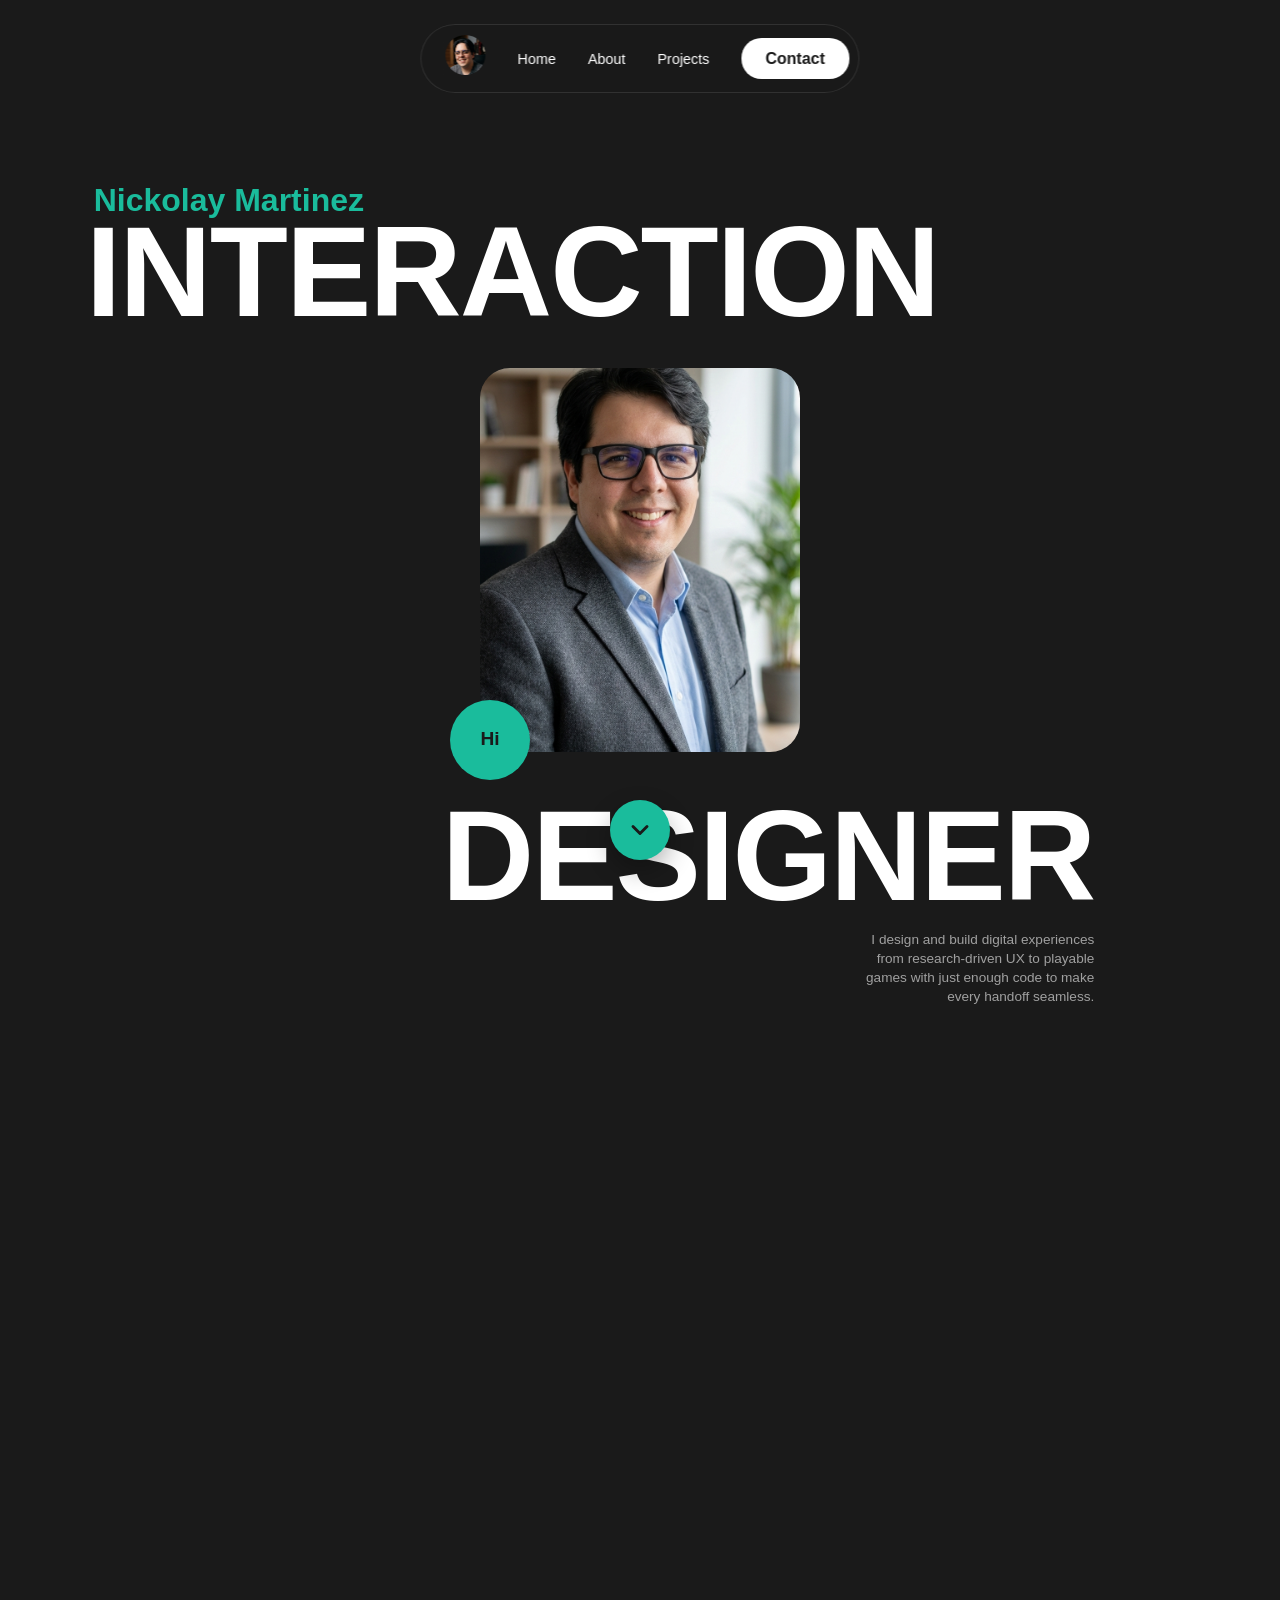
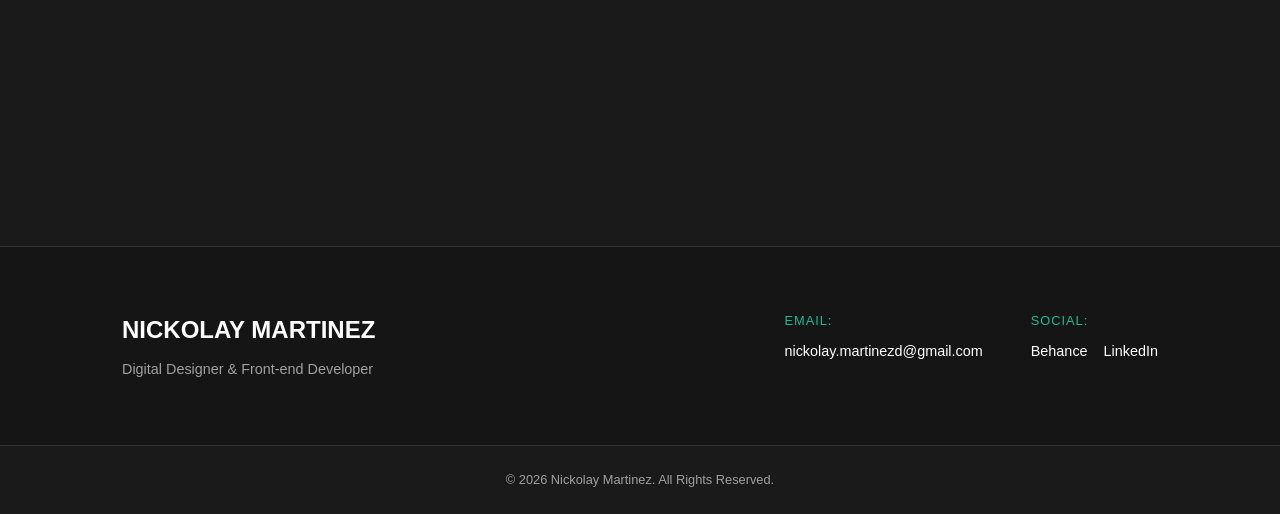
<file: index.html>
<!DOCTYPE html>
<html lang="en">
<head>
    <meta charset="UTF-8">
    <meta name="viewport" content="width=device-width, initial-scale=1.0">
    <title>Nickolay Martinez | Product & UI/UX Designer</title>
    
    <!-- Meta Tags para SEO y Redes Sociales -->
    <meta name="description" content="I design and build digital experiences — from research-driven UX to playable games — with just enough code to make every handoff seamless.">
    
    <!-- Open Graph (LinkedIn, Slack, etc.) -->
    <meta property="og:title" content="Nickolay Martinez | Digital Designer">
    <meta property="og:description" content="Bridging the gap between empathetic UX design and front-end development.">
    <!-- Reemplaza la URL con el link a una imagen real de tu portafolio -->
    <meta property="og:image" content="https://nickolaymd.github.io/Img/portfolio-preview.jpg"> 
    <meta property="og:url" content="https://nickolaymd.github.io/">
    
    <link rel="stylesheet" href="Css/style.css">
</head>
<body>

    <nav class="navbar">
        <div class="nav-brand">
            <img src="Img/profile-small.png" alt="Nickolay Profile" class="nav-profile-pic">
        </div>
        <ul class="nav-links">
            <li><a href="#home">Home</a></li>
            <li><a href="about.html">About</a></li>
            <li><a href="projects.html">Projects</a></li>
        </ul>
        <a href="#contact" class="btn-primary nav-contact">Contact</a>
    </nav>

    <header id="home" class="hero">
        <div class="hero-left">
            <div class="text-wrapper-left">
                <span class="name" style="line-height: 0.5; margin-left: 0.5rem;">Nickolay Martinez</span>
                <h1>INTERACTION</h1>
            </div>
        </div>
        
        <div class="hero-center">
            <div class="hero-image-container">
                <img src="Img/profile-large.png" alt="Nickolay Martinez" class="hero-img">
                <a href="#contact" class="hi-button">
                    <span>Hi</span>
                </a>
            </div>
        </div>

        <div class="hero-right">
            <div class="text-wrapper-right">
                <h1>DESIGNER</h1>
                <p>I design and build digital experiences from research-driven UX to playable games with just enough code to make every handoff seamless.</p>
            </div>
        </div>
    </header>

    <section id="project-overview" id="services" class="section-padding grid-2-col">
        <div class="services-text">
            <h2 style="margin-bottom: 0;">WHAT I CAN DO</h2>
            <h2 class="highlight" style="line-height: 0.5;">FOR YOU</h2>
            <p style="padding: 2rem 0;">As a digital designer, I am a visual storyteller, crafting experiences that connect deeply and spark creativity.</p>
        </div>
        <div class="accordion-container">
            <button class="accordion">1. UI/UX DESIGN <span class="icon">&#709;</span></button>
            <div class="panel">
                <ul class="service-list">
                    <li>User research and problem framing</li>
                    <li>Information architecture and user flows</li>
                    <li>Wireframing and interactive prototyping</li>
                    <li>Usability testing and design validation</li>
                </ul>
            </div>

            <button class="accordion">2. FRONT-END DEVELOPING <span class="icon">&#709;</span></button>
            <div class="panel">
                <ul class="service-list">
                    <li>Close collaboration with developers during implementation</li>
                    <li>Design handoff and component documentation</li>
                    <li>Prototyping with technical constraints in mind</li>
                    <li>QA support and UI consistency validation</li>
                </ul>
            </div>

            <button class="accordion">3. WEB DESIGN <span class="icon">&#709;</span></button>
            <div class="panel">
                <ul class="service-list">
                    <li>End-to-end product and website design</li>
                    <li>Responsive design across devices</li>
                    <li>Landing pages focused on clarity and conversion</li>
                    <li>Design systems and visual consistency</li>
                </ul>
            </div>

            <button class="accordion">4. BRANDING <span class="icon">&#709;</span></button>
            <div class="panel">
                <ul class="service-list">
                    <li>Brand strategy and logo design</li>
                    <li>Visual identity aligned with product goals</li>
                    <li>Typography and color systems</li>
                    <li>Brand consistency across digital touchpoints</li>
                    <li>UI-driven brand expression</li>
                </ul>
            </div>
        </div>
    </section>

    <section id="about" class="section-padding grid-2-col">
        <!-- Left Column: Text, Skills & Info -->
        <div class="about-content">
            <h2>ABOUT ME</h2>
            <p style="margin-bottom: 2rem;">UI/UX and Product Designer crafting user-centered digital experiences through research, collaboration, and thoughtful execution.</p>
            
            <!-- Simplified Stat Block -->
            <div class="stat-item" style="margin-bottom: 2rem;">
                <h3 style="font-size: 4.5rem; color: var(--accent-teal); line-height: 1; font-family: var(--font-heading); margin-bottom: 0;">2.5</h3>
                <p style="font-size: 0.9rem; text-transform: uppercase; letter-spacing: 1px; color: var(--text-light); margin-top: 5px;">Years of Experience</p>
            </div>

            <!-- NEW: Skills Cluster -->
            <div class="skills-cluster" style="margin-bottom: 2.5rem;">
                <span class="skill-tag">Front-End Development</span>
                <span class="skill-tag">React</span>
                <span class="skill-tag">Node.js</span>
                <span class="skill-tag">UI Design</span>
                <span class="skill-tag">UX Research</span>
                <span class="skill-tag">Figma</span>
                <span class="skill-tag">Design Thinking</span>
                <span class="skill-tag">Information Architecture</span>
                <span class="skill-tag">Usability Testing</span>
                <span class="skill-tag">GitHub</span>
                <span class="skill-tag">Unity</span>
                <span class="skill-tag">Level Design</span>
                <span class="skill-tag">Videogame Development</span>
            </div>

            <div class="contact-info" style="margin-bottom: 2.5rem;">
                <div>
                    <strong style="color: var(--text-muted); font-family: var(--font-heading); letter-spacing: 1px;">EMAIL :</strong><br>
                    <a href="mailto:nickolay.martinezd@gmail.com" style="color: var(--accent-teal); font-size: 1.1rem;">nickolay.martinezd@gmail.com</a>
                </div>
            </div>

            <a href="about.html" class="btn-outline">MY STORY</a>
        </div>

        <!-- Right Column: Image -->
        <div class="about-image" style="display: flex; align-items: center; justify-content: center;">
            <img src="Img/profile-large.png" alt="Nickolay Martinez" class="contact-img">
        </div>
    </section>

    <section id="projects" class="section-padding">
        <div class="projects-grid">
            <a href="./CaseStudies/6420+.html" class="project-card" style="background-image: url('Img/project1-bg.png');">
                <div class="project-info-block">
                    <span class="badge">UI / UX Design</span>
                    <h3>6402+ | INTERACTIVE MEMORIAL</h3>
                    <p>An interactive digital memorial using empathetic design and data visualization to respectfully honor victims.</p>
                </div>
            </a>

            <a href="./CaseStudies/G-66.html" class="project-card" style="background-image: url('Img/project2-bg.png');">
                <div class="project-info-block">
                    <span class="badge">Videogame Design</span>
                    <h3>ROUT G-66</h3>
                    <p>A choice-based pixel art horror game inspired by the chilling G-66 bus urban legend.</p>
                </div>
            </a>

            <!--
            <div class="project-card" style="background-image: url('Img/project3-bg.png');">
                <div class="project-info-block">
                    <span class="badge">UI / UX Design</span>
                    <h3>SHOPEASE REDESIGN SPRINT</h3>
                    <p>Redesigned the "ShopEase" e-commerce app to enhance user experience. Focused on simplifying navigation and optimizing the checkout process.</p>
                </div>
            </div> -->
        </div>
        
        <div class="center-btn">
            <a href="projects.html" class="btn-outline">BROWSE ALL PROJECTS</a>
        </div>
    </section>

    <section id="faq" class="section-padding grid-2-col">
        <div class="faq-text">
            <h2 class="highlight">FAQ</h2>
            <p>Here are answers to some of the most common questions I receive as a freelance designer. If you don't see your question here, feel free to reach out, I'm happy to help!</p>
        </div>
        <div class="accordion-container">
            <button class="accordion">1. WHAT SERVICES DO YOU OFFER? <span class="icon">&#709;</span></button>
            <div class="panel">
                <p style="padding: 2rem 0;">I specialize in UI/UX design, branding, web design, and development. Whether you need a complete website, a visual identity, or design consultation, I'm here to help bring your ideas to life.</p>
            </div>
            
            <button class="accordion">2. HOW DOES THE DESIGN PROCESS WORK? <span class="icon">&#709;</span></button>
            <div class="panel">
                <p style="padding: 2rem 0;">My process begins with discovery and planning, where I understand your goals and audience. Then, I move on to concept creation, revisions based on your feedback, and finalize with testing and delivery. It's a collaborative process, and I keep you updated every step of the way.</p>
            </div>
            
            <button class="accordion">3. HOW LONG DOES A PROJECT USUALLY TAKE? <span class="icon">&#709;</span></button>
            <div class="panel">
                <p style="padding: 2rem 0;">The timeline depends on the scope of the project. Smaller projects, like logo design, may take 1-2 weeks, while larger projects, such as website design, can take 4-6 weeks. I'll provide a detailed timeline once we've discussed your needs.</p>
            </div>

            <button class="accordion">4. WHAT DO I NEED TO PROVIDE BEFORE STARTING A PROJECT? <span class="icon">&#709;</span></button>
            <div class="panel">
                <p style="padding: 2rem 0;">Typically, I'll need information about your business, your goals, and any branding assets you already have, like a logo or color palette. For web projects, content like text and images will also be required. Don't worry, I'll guide you through this step.</p>
            </div>

            <button class="accordion">5. DO YOU OFFER REVISIONS? <span class="icon">&#709;</span></button>
            <div class="panel">
                <p style="padding: 2rem 0;">Yes, revisions are part of my process to ensure the final design meets your expectations. I usually include 2-3 rounds of revisions depending on the project. Additional revisions can be arranged if needed.</p>
            </div>

            <button class="accordion">6. HOW DO I GET STARTED? <span class="icon">&#709;</span></button>
            <div class="panel">
                <p style="padding: 2rem 0;">Simply reach out through my contact page or email me directly. We'll schedule a consultation to discuss your project, goals, and timeline. From there, I'll provide a proposal to get things moving.</p>
            </div>
        </div>
    </section>

    <section id="contact" class="section-padding grid-2-col">
        <div class="contact-image-container">
            <img src="Img/profile-contact.png" alt="Nickolay Contact" class="contact-img">
            <div class="hi-badge contact-badge">Hi</div>
        </div>
        
        <div class="contact-form-container">
            <h2 style="display: inline-block; margin-left: 0.5rem;">LET'S WORK</h2> <h2 style="display: inline-block; color: var(--accent-teal); margin-left: 0.5rem; line-height: 0.25;">TOGETHER</h2>
            <p style="margin-left: 0.5rem; margin-top: 1rem;">Let's build something impactful together whether it's your brand, your website, or your next big idea.</p>
            
            <div class="direct-contact-actions">
                <button id="copyEmailBtn" class="btn-outline direct-action-btn" aria-label="Copy Email">
                    <svg viewBox="0 0 24 24" fill="none" stroke="currentColor" stroke-width="2" stroke-linecap="round" stroke-linejoin="round" class="contact-icon">
                        <path d="M4 4h16c1.1 0 2 .9 2 2v12c0 1.1-.9 2-2 2H4c-1.1 0-2-.9-2-2V6c0-1.1.9-2 2-2z"></path>
                        <polyline points="22,6 12,13 2,6"></polyline>
                    </svg>
                    <span>Copy Email</span>
                    <span class="copy-tooltip">Copied!</span>
                </button>
                
                <!-- Using an anchor tag styled as a button is best practice for external links -->
                <a href="https://www.linkedin.com/in/nickolay-martinez-657822303/?locale=en" target="_blank" rel="noopener noreferrer" class="btn-outline direct-action-btn">
                    <svg viewBox="0 0 24 24" fill="none" stroke="currentColor" stroke-width="2" stroke-linecap="round" stroke-linejoin="round" class="contact-icon">
                        <path d="M16 8a6 6 0 0 1 6 6v7h-4v-7a2 2 0 0 0-2-2 2 2 0 0 0-2 2v7h-4v-7a6 6 0 0 1 6-6z"></path>
                        <rect x="2" y="9" width="4" height="12"></rect>
                        <circle cx="4" cy="4" r="2"></circle>
                    </svg>
                    <span>LinkedIn Profile</span>
                </a>
            </div>
        </div>
    </section>

    <!-- Footer Section -->
    <footer class="site-footer">
        <div class="footer-content section-padding">
            <div class="footer-brand">
                <h3>NICKOLAY MARTINEZ</h3>
                <p>Digital Designer & Front-end Developer</p>
            </div>
            
            <div class="footer-contact">
                <div class="footer-col">
                    <span>Email:</span>
                    <a href="mailto:nickolay.martinezd@gmail.com">nickolay.martinezd@gmail.com</a>
                </div>
                <div class="footer-col">
                    <span>Social:</span>
                    <div class="footer-socials">
                        <a href="https://www.behance.net/nickolamartine1">Behance</a>
                        <a href="https://www.linkedin.com/in/nickolay-martinez-657822303/?locale=en">LinkedIn</a>
                    </div>
                </div>
            </div>
        </div>
        
        <div class="footer-bottom">
            <p>&copy; 2026 Nickolay Martinez. All Rights Reserved.</p>
        </div>
    </footer>

    <div id="smartScrollWrapper" class="smart-scroll-wrapper">
        <button id="smartScrollBtn" class="smart-scroll-btn" aria-label="Scroll page">
            <svg class="scroll-arrow" viewBox="0 0 24 24" fill="none" stroke="currentColor" stroke-width="2.5" stroke-linecap="round" stroke-linejoin="round">
                <polyline points="6 9 12 15 18 9"></polyline>
            </svg>
        </button>
    </div>


    <script src="Js/script.js"></script>
</body>
</html>
</file>
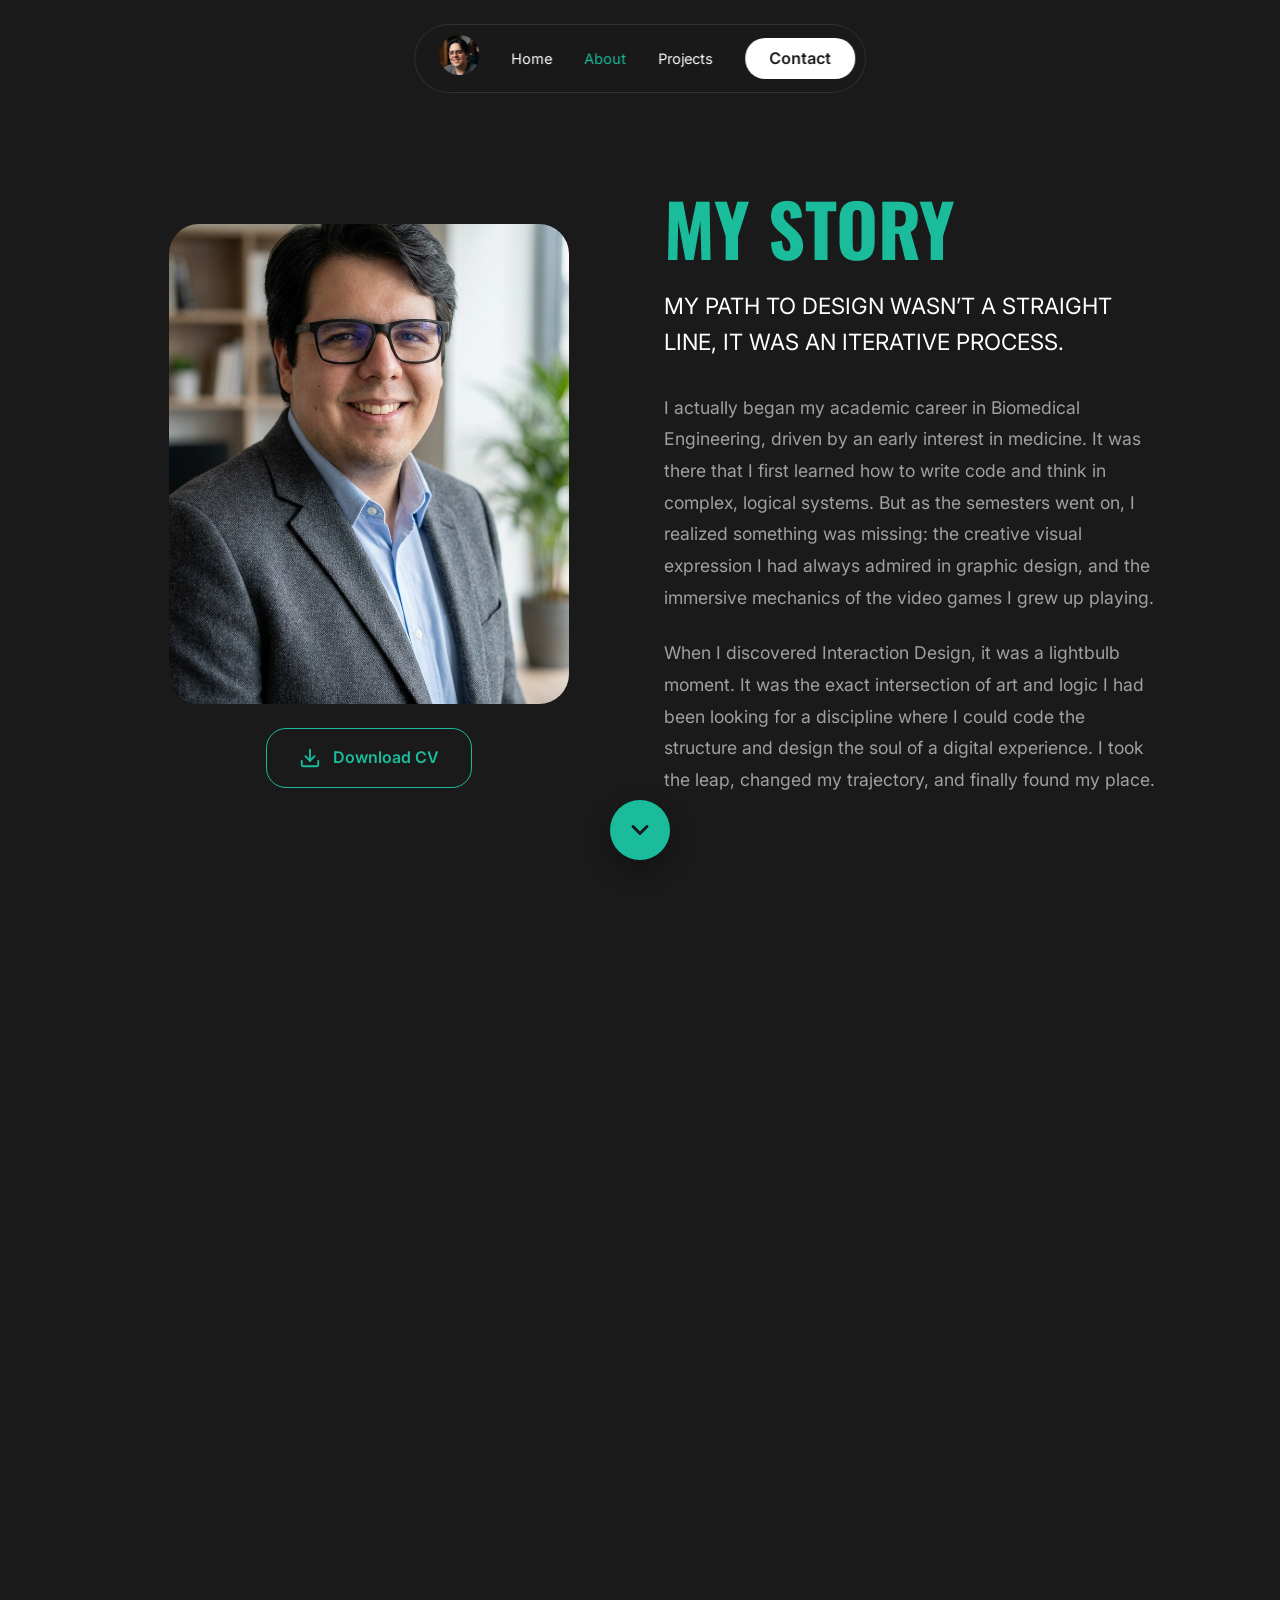
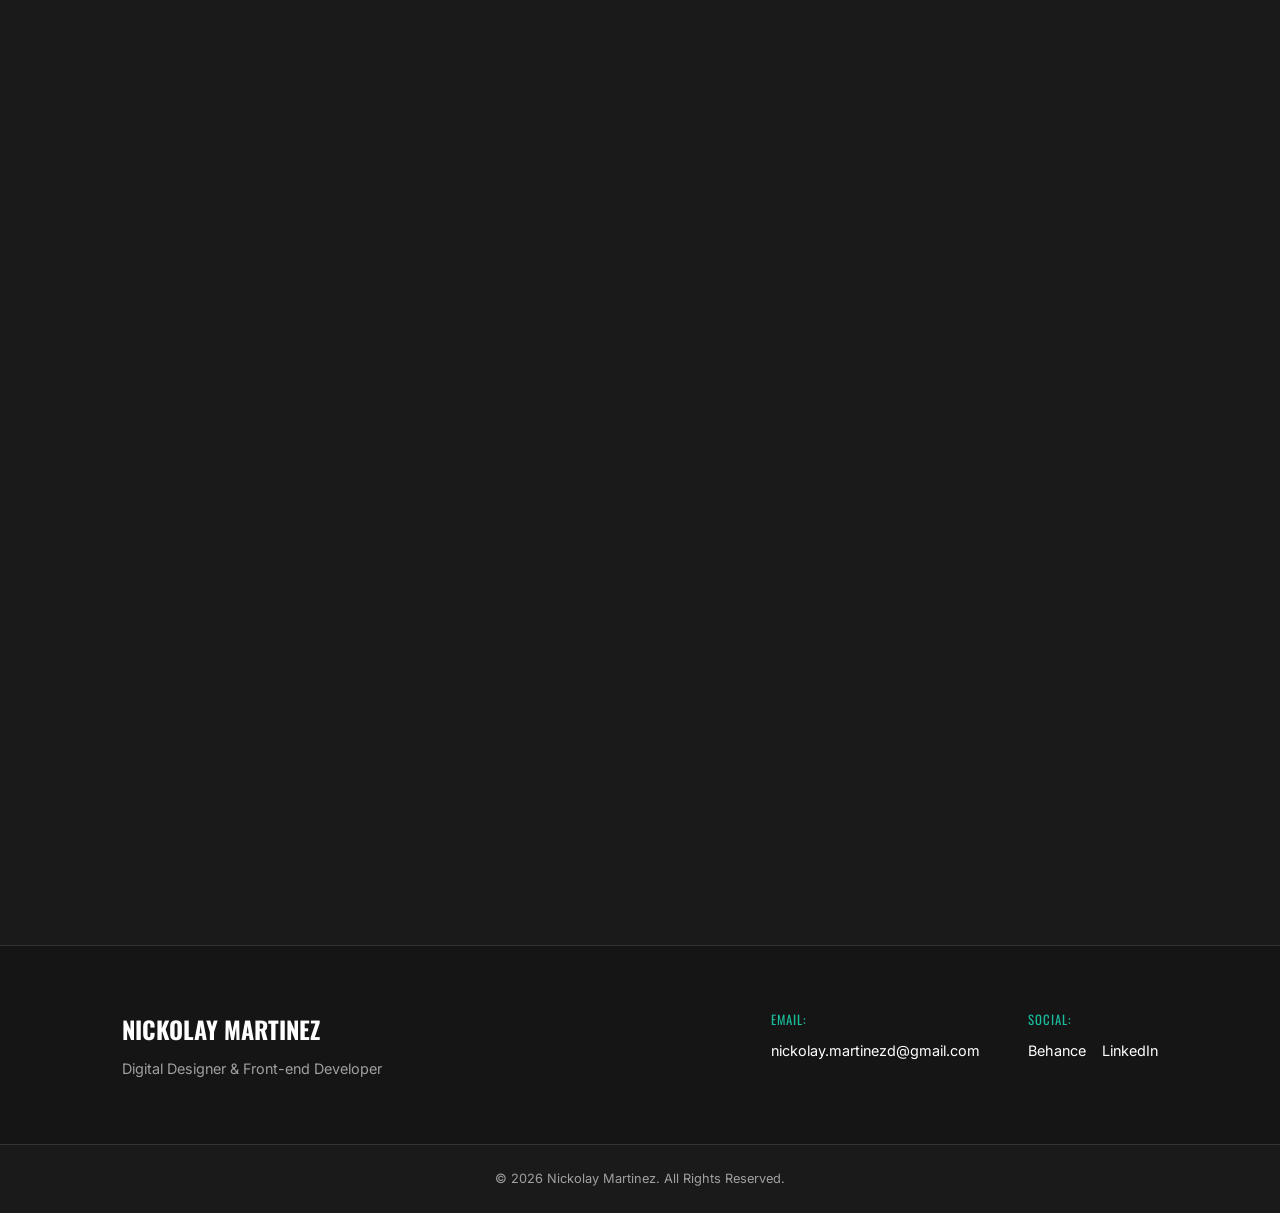
<file: about.html>
<!DOCTYPE html>
<html lang="en">
<head>
    <meta charset="UTF-8">
    <meta name="viewport" content="width=device-width, initial-scale=1.0">
    <title>About Nickolay | Digital Designer</title>
    <link href="https://fonts.googleapis.com/css2?family=Inter:wght@300;400;600&family=Oswald:wght@500;700&display=swap" rel="stylesheet">
    <link rel="stylesheet" href="Css/style.css">
    
    <style>
        /* Page-Specific Tweaks (Keeps global style.css clean) */
        .about-hero {
            padding-top: 12rem; 
            align-items: center; 
        }
        
        .profile-col {
            display: flex;
            flex-direction: column;
            align-items: center;
        }

        .story-text p {
            font-size: 1.1rem;
            margin-bottom: 1.5rem;
            line-height: 1.8;
        }
        
        .editorial-col {
            max-width: 800px;
            margin: 0 auto;
        }
    </style>
</head>
<body>

    <!-- Navigation -->
    <nav class="navbar">
        <div class="nav-brand">
            <a href="index.html"><img src="Img/profile-small.png" alt="Nickolay Profile" class="nav-profile-pic"></a>
        </div>
        <ul class="nav-links">
            <li><a href="index.html#home">Home</a></li>
            <li><a href="about.html" style="color: var(--accent-teal);">About</a></li>
            <li><a href="projects.html">Projects</a></li>
        </ul>
        <a href="index.html#contact" class="btn-primary nav-contact">Contact</a>
    </nav>

    <!-- 1. The Hook (2-Column Hero) -->
    <header id="about-hero" class="section-padding grid-2-col about-hero">
        
        <!-- Left Column: Picture & CV Button -->
        <div class="profile-col">
            <img src="Img/profile-large.png" alt="Nickolay Martinez" class="hero-img" style="max-width: 400px; width: 100%;">
            
            <!-- FIXED: Reused 'btn-outline' and 'direct-action-btn' to perfectly match the home page style and hover animations -->
            <a href="Assets/Nickolay_Martinez_CV.pdf" download="Nickolay_Martinez_CV.pdf" class="btn-outline direct-action-btn" style="margin-top: 1.5rem;">
                <svg viewBox="0 0 24 24" fill="none" stroke="currentColor" stroke-width="2" stroke-linecap="round" stroke-linejoin="round" class="contact-icon">
                    <path d="M21 15v4a2 2 0 0 1-2 2H5a2 2 0 0 1-2-2v-4"></path>
                    <polyline points="7 10 12 15 17 10"></polyline>
                    <line x1="12" y1="15" x2="12" y2="3"></line>
                </svg>
                <span>Download CV</span>
            </a>
        </div>

        <!-- Right Column: The Origin Story -->
        <div class="story-text">
            <h1 class="highlight" style="font-size: clamp(3rem, 6vw, 4.5rem); line-height: 1; margin-bottom: 1.5rem;">MY STORY</h1>
            <h2 style="font-size: 1.4rem; color: var(--text-light); margin-bottom: 2rem; font-family: var(--font-body); font-weight: 400; line-height: 1.6;">
                My path to design wasn’t a straight line, it was an iterative process.
            </h2>
            <p>
                I actually began my academic career in Biomedical Engineering, driven by an early interest in medicine. It was there that I first learned how to write code and think in complex, logical systems. But as the semesters went on, I realized something was missing: the creative visual expression I had always admired in graphic design, and the immersive mechanics of the video games I grew up playing. 
            </p>
            <p>
                When I discovered Interaction Design, it was a lightbulb moment. It was the exact intersection of art and logic I had been looking for a discipline where I could code the structure and design the soul of a digital experience. I took the leap, changed my trajectory, and finally found my place.
            </p>
        </div>
    </header>

    <!-- 2. The Value Proposition -->
    <!-- FIXED: The section now spans 100% width for the background, and the inner div controls the max-width (just like 6402+) -->
    <section id="project-overview" style="background-color: var(--bg-darker); width: 100%;">
        <div class="section-padding">
            <div class="editorial-col story-text">
                <h2 style="font-size: 2.5rem; margin-bottom: 1.5rem; color: var(--accent-teal);">I don't just design for the ideal scenario; I design for the build.</h2>
                <p>
                    My secret sauce is simple: I speak both languages. While purely visual designers sometimes create beautiful concepts that hit a wall during development, my background in Front-End Development grounds my creativity in reality. 
                </p>
                <p>
                    Having a technical baseline in tools like React, Node.js, and Unity allows me to instantly evaluate the feasibility of a feature and set realistic timelines. I don't just advocate for the user persona; I translate their needs into consistent, actionable functional and non-functional requirements, ensuring a seamless handoff to engineering.
                </p>
            </div>
        </div>
    </section>

    <!-- 3. The Human Element (2-Column Layout) -->
    <section id="gamer-mindset" class="section-padding grid-2-col" style="align-items: center;">
        <div class="story-text">
            <h2 style="font-size: 2.5rem; margin-bottom: 1.5rem;">The Gamer's Mindset: Strategy, Patience, and Pressure.</h2>
            <p>
                Outside the code editor and Figma files, my professional mindset is heavily shaped by the games that brought me to this industry. I am a massive fan of <strong>Souls-like games</strong> (Dark Souls 3, Elden Ring, Sekiro), which have hardwired me to tackle difficult objectives strategically, persevere through roadblocks, and celebrate the small milestones along the way. 
            </p>
            <p>
                <strong>Open-world games</strong> like Skyrim and Crimson Desert taught me the value of world-building and narrative depth. (And yes, I am the player who completes every single side quest before touching the main storyline, a habit that translates perfectly to my obsession with solving edge cases before launch). 
            </p>
            <p>
                Finally, <strong>high-speed hero shooters</strong> like Overwatch and Marvel Rivals have trained me to thrive under pressure, adapt quickly to changing scenarios, and find the best possible solutions when the clock is ticking.
            </p>
        </div>
        
        <div style="background-color: var(--bg-panel); padding: 4rem; border-radius: 30px; border-left: 4px solid var(--accent-teal);">
            <p style="font-family: var(--font-heading); font-size: 2rem; line-height: 1.3; color: var(--text-light); text-transform: uppercase;">
                "I treat design like an open-world game: explore every edge case before completing the main quest."
            </p>
        </div>
    </section>

    <!-- 4. CTA / Let's Work Together -->
    <!-- FIXED: Applied the same 100% width wrapper logic here -->
    <section id="about-cta" style="background-color: var(--bg-darker); width: 100%;">
        <div class="section-padding" style="text-align: center;">
            <div class="editorial-col">
                <h2 class="highlight" style="font-size: 4rem; margin-bottom: 1rem;">LET'S BUILD</h2>
                <p style="font-size: 1.2rem; margin-bottom: 3rem;">I am a pragmatic problem solver and a passionate visual storyteller. I am currently looking for full-time opportunities where I can bring this blend of technical realism, empathetic design, and strategic adaptability to a forward-thinking team.</p>
                
                <div class="direct-contact-actions" style="justify-content: center;">
                    <button id="copyEmailBtn" class="btn-outline direct-action-btn" aria-label="Copy Email">
                        <svg viewBox="0 0 24 24" fill="none" stroke="currentColor" stroke-width="2" stroke-linecap="round" stroke-linejoin="round" class="contact-icon">
                            <path d="M4 4h16c1.1 0 2 .9 2 2v12c0 1.1-.9 2-2 2H4c-1.1 0-2-.9-2-2V6c0-1.1.9-2 2-2z"></path>
                            <polyline points="22,6 12,13 2,6"></polyline>
                        </svg>
                        <span>Copy Email</span>
                        <span class="copy-tooltip">Copied!</span>
                    </button>
                    
                    <a href="https://www.linkedin.com/in/nickolay-martinez-657822303/?locale=en" target="_blank" rel="noopener noreferrer" class="btn-outline direct-action-btn">
                        <svg viewBox="0 0 24 24" fill="none" stroke="currentColor" stroke-width="2" stroke-linecap="round" stroke-linejoin="round" class="contact-icon">
                            <path d="M16 8a6 6 0 0 1 6 6v7h-4v-7a2 2 0 0 0-2-2 2 2 0 0 0-2 2v7h-4v-7a6 6 0 0 1 6-6z"></path>
                            <rect x="2" y="9" width="4" height="12"></rect>
                            <circle cx="4" cy="4" r="2"></circle>
                        </svg>
                        <span>LinkedIn Profile</span>
                    </a>
                </div>
            </div>
        </div>
    </section>

    <!-- Footer Section -->
    <footer class="site-footer">
        <div class="footer-content section-padding" style="padding-top: 4rem; padding-bottom: 4rem;">
            <div class="footer-brand">
                <h3>NICKOLAY MARTINEZ</h3>
                <p>Digital Designer & Front-end Developer</p>
            </div>
            
            <div class="footer-contact">
                <div class="footer-col">
                    <span>Email:</span>
                    <a href="mailto:nickolay.martinezd@gmail.com">nickolay.martinezd@gmail.com</a>
                </div>
                <div class="footer-col">
                    <span>Social:</span>
                    <div class="footer-socials">
                        <a href="https://www.behance.net/nickolamartine1">Behance</a>
                        <a href="https://www.linkedin.com/in/nickolay-martinez-657822303/?locale=en">LinkedIn</a>
                    </div>
                </div>
            </div>
        </div>
        
        <div class="footer-bottom">
            <p>&copy; 2026 Nickolay Martinez. All Rights Reserved.</p>
        </div>
    </footer>

    <!-- Smart Scroll Button -->
    <div id="smartScrollWrapper" class="smart-scroll-wrapper" data-target="#value-prop">
        <button id="smartScrollBtn" class="smart-scroll-btn" aria-label="Scroll page">
            <svg class="scroll-arrow" viewBox="0 0 24 24" fill="none" stroke="currentColor" stroke-width="2.5" stroke-linecap="round" stroke-linejoin="round">
                <polyline points="6 9 12 15 18 9"></polyline>
            </svg>
        </button>
    </div>

    <script src="Js/script.js"></script>
</body>
</html>
</file>
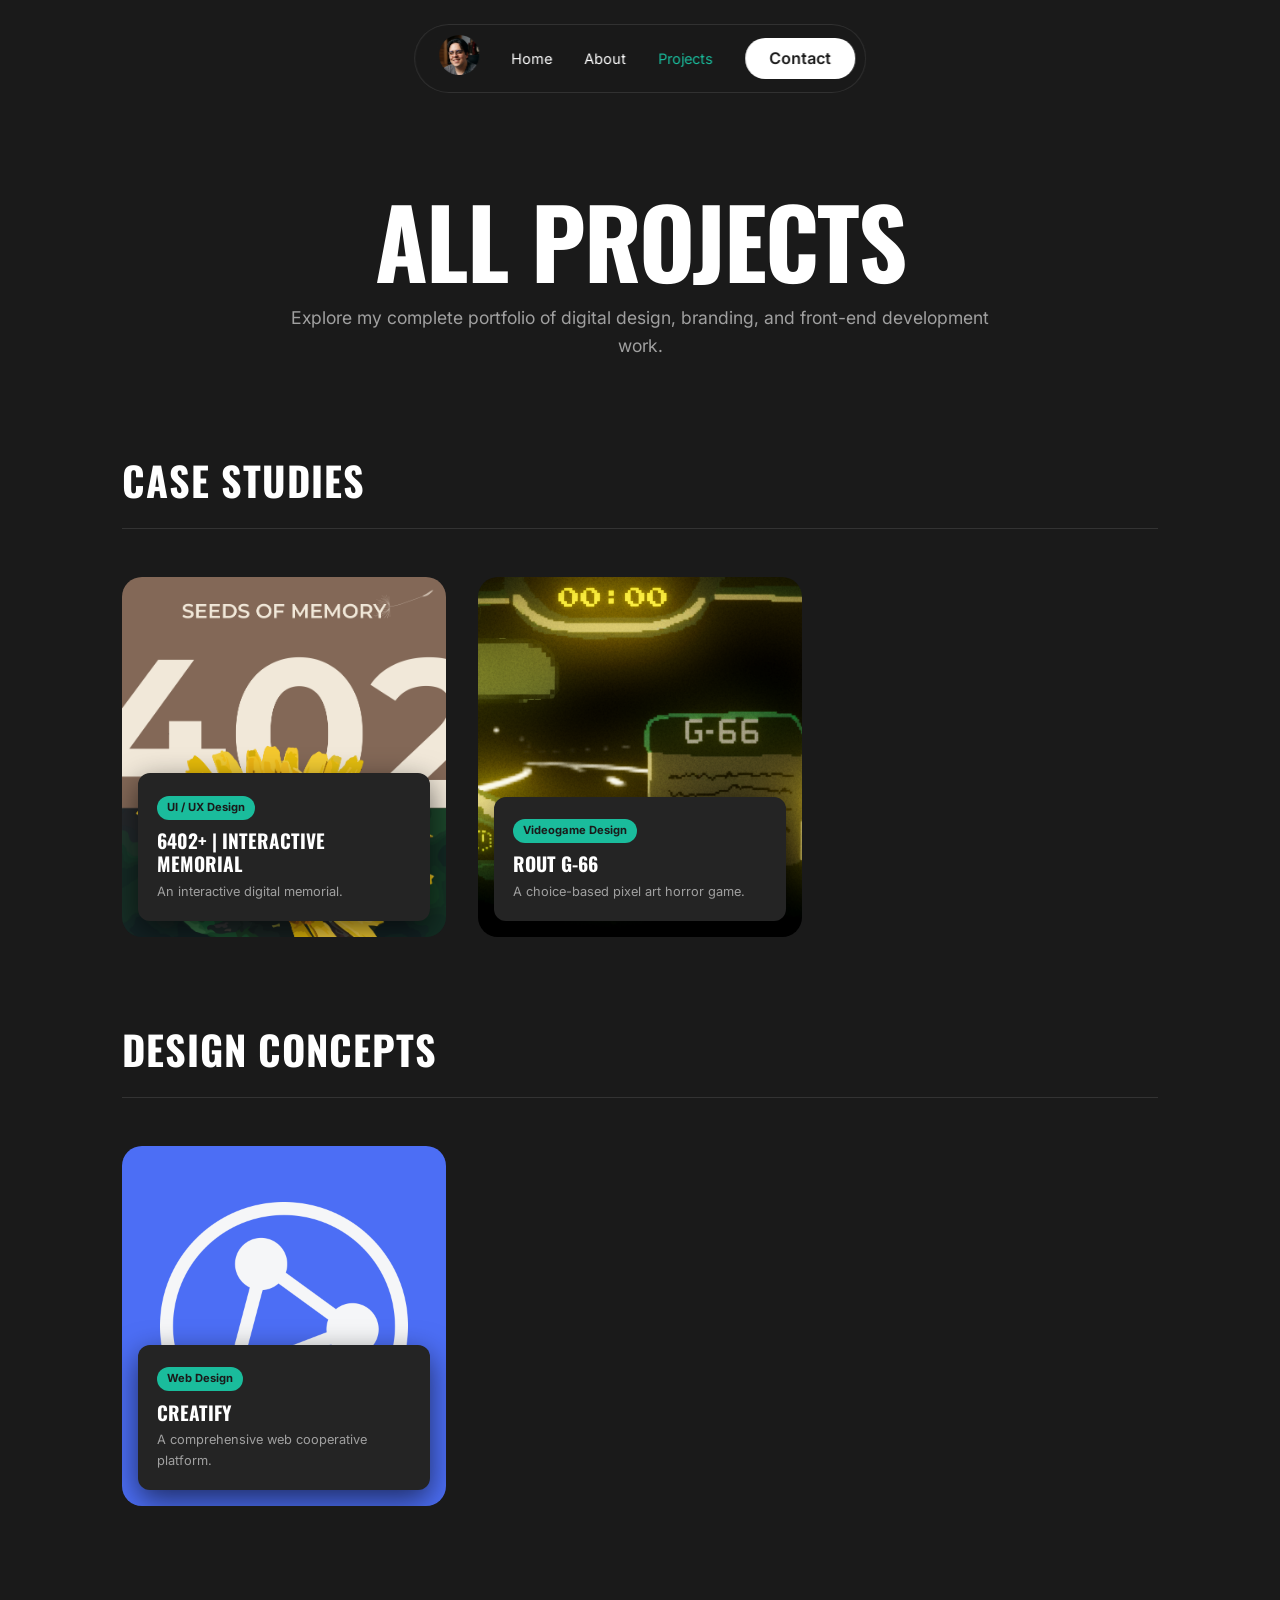
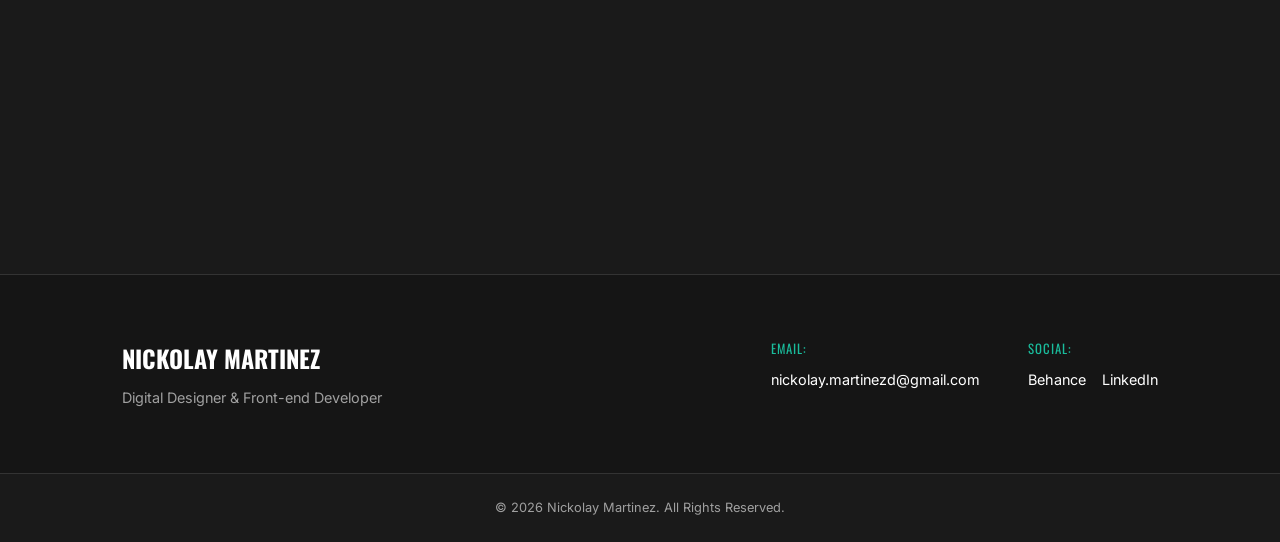
<file: projects.html>
<!DOCTYPE html>
<html lang="en">
<head>
    <meta charset="UTF-8">
    <meta name="viewport" content="width=device-width, initial-scale=1.0">
    <title>All Projects | Nickolay Martinez</title>
    <link href="https://fonts.googleapis.com/css2?family=Inter:wght@300;400;600&family=Oswald:wght@500;700&display=swap" rel="stylesheet">
    <link rel="stylesheet" href="Css/style.css">
    
    <!-- Projects Page Specific Overrides -->
    <style>
        /* Change from flex column to a 3-column CSS Grid */
        .projects-grid {
            display: grid !important;
            grid-template-columns: repeat(3, 1fr);
            gap: 2rem;
        }

        /* Make cards smaller to fit the 3-column layout nicely */
        .project-card {
            height: 360px;
            padding: 1rem;
        }

        /* Scale down the info block and typography to match the smaller cards */
        .project-info-block {
            padding: 1.2rem;
            border-radius: 12px;
        }

        .project-info-block h3 {
            font-size: 1.2rem;
            margin-bottom: 0.4rem;
        }

        .project-info-block p {
            font-size: 0.8rem;
        }

        .badge {
            font-size: 0.7rem;
            padding: 3px 10px;
            margin-bottom: 0.6rem;
        }

        /* Responsive Breakpoints for the Grid */
        @media (max-width: 992px) {
            .projects-grid {
                grid-template-columns: repeat(2, 1fr); /* 2 columns on tablet */
            }
        }

        @media (max-width: 768px) {
            .projects-grid {
                grid-template-columns: 1fr; /* 1 column on mobile */
            }
            .project-card {
                height: 380px; /* Slightly taller on mobile for readability */
            }
        }

        /* NEW: Styles for the subsection titles */
        .subsection-title {
            font-family: 'Oswald', sans-serif;
            font-size: 2.5rem;
            font-weight: 700;
            margin-top: 5rem; /* Adds space above the section */
            margin-bottom: 3rem; /* INCREASED: Space between title and cards */
            padding-bottom: 1rem; /* Space between the text and the line */
            border-bottom: 1px solid var(--border-color); /* ADDED: Line under the title */
            text-transform: uppercase;
            color: var(--text-light);
            letter-spacing: 1px;
        }
        
        .subsection-title:first-of-type {
            margin-top: 0; /* Removes extra space above the very first title */
        }
    </style>
</head>
<body>

    <!-- Navigation -->
    <nav class="navbar">
        <div class="nav-brand">
            <a href="index.html"><img src="Img/profile-small.png" alt="Nickolay Profile" class="nav-profile-pic"></a>
        </div>
        <ul class="nav-links">
            <li><a href="index.html#home">Home</a></li>
            <li><a href="about.html">About</a></li>
            <li><a href="projects.html" style="color: var(--accent-teal);">Projects</a></li>
        </ul>
        <a href="index.html#contact" class="btn-primary nav-contact">Contact</a>
    </nav>

    <!-- Page Header -->
    <header class="section-padding" style="padding-top: 12rem; padding-bottom: 2rem; text-align: center; max-width: 800px;">
        <h1 style="font-family: 'Oswald', sans-serif; font-weight: 700; font-size: clamp(3.5rem, 8vw, 6rem); line-height: 1; letter-spacing: -2px; margin-bottom: 1rem; text-transform: uppercase;">All Projects</h1>
        <p style="color: var(--text-muted); font-size: 1.1rem;">Explore my complete portfolio of digital design, branding, and front-end development work.</p>
    </header>

    <!-- All Projects Section -->
    <section class="section-padding" style="padding-top: 2rem;">
        
        <!-- Subsection 1: Case Studies -->
        <h2 class="subsection-title">Case Studies</h2>
        <div class="projects-grid">
            
            <!-- Project 1 -->
            <a href="./CaseStudies/6420+.html" class="project-card" style="background-image: url('Img/project1-bg.png');">
                <div class="project-info-block">
                    <span class="badge">UI / UX Design</span>
                    <h3>6402+ | INTERACTIVE MEMORIAL</h3>
                    <p>An interactive digital memorial.</p>
                </div>
            </a>

            <!-- Project 2 -->
            <a href="./CaseStudies/G-66.html" class="project-card" style="background-image: url('Img/project2-bg.png');">
                <div class="project-info-block">
                    <span class="badge">Videogame Design</span>
                    <h3>ROUT G-66</h3>
                    <p>A choice-based pixel art horror game.</p>
                </div>
            </a>

            <!-- Project 3
            <div class="project-card" style="background-image: url('Img/project3-bg.png');">
                <div class="project-info-block">
                    <span class="badge">UI / UX Design</span>
                    <h3>SHOPEASE REDESIGN SPRINT</h3>
                    <p>Redesigned the "ShopEase" e-commerce app to enhance user experience. Focused on simplifying navigation and optimizing the checkout process.</p>
                </div>
            </div> -->

        </div> <!-- End Case Studies Grid -->

       
        <h2 class="subsection-title">Design Concepts</h2>
        <div class="projects-grid">

            <!-- Project 4 (Placeholder) -->
            <a href="./Design-Concept/creatify.html" class="project-card" style="background-image: url('Img/Creatify-banner.png');">
                <div class="project-info-block">
                    <span class="badge">Web Design</span>
                    <h3>Creatify</h3>
                    <p>A comprehensive web cooperative platform.</p>
                </div>
            </a>
             <!-- Subsection 2: Design Concepts
            Project 5 (Placeholder) 
            <div class="project-card" style="background-image: url('Img/project2-bg.png'); filter: hue-rotate(-90deg);">
                <div class="project-info-block">
                    <span class="badge">Front-End</span>
                    <h3>ECO-FRIENDLY E-COMMERCE</h3>
                    <p>Developed a custom, highly responsive e-commerce front-end experience using modern CSS and Javascript frameworks.</p>
                </div>
            </div>

             Project 6 (Placeholder) 
            <div class="project-card" style="background-image: url('Img/project3-bg.png'); filter: hue-rotate(180deg);">
                <div class="project-info-block">
                    <span class="badge">Branding</span>
                    <h3>NEXUS BRAND IDENTITY</h3>
                    <p>Complete brand identity design from scratch, including logo design, typography selection, and a comprehensive brand guideline document.</p>
                </div>
            </div> End Design Concepts Grid -->

        </div>  
        
    </section>

    <!-- Footer Section -->
    <footer class="site-footer">
        <div class="footer-content section-padding" style="padding-top: 4rem; padding-bottom: 4rem;">
            <div class="footer-brand">
                <h3>NICKOLAY MARTINEZ</h3>
                <p>Digital Designer & Front-end Developer</p>
            </div>
            
            <div class="footer-contact">
                <div class="footer-col">
                    <span>Email:</span>
                    <a href="mailto:nickolay.martinezd@gmail.com">nickolay.martinezd@gmail.com</a>
                </div>
                <div class="footer-col">
                    <span>Social:</span>
                    <div class="footer-socials">
                        <a href="https://www.behance.net/nickolamartine1">Behance</a>
                        <a href="https://www.linkedin.com/in/nickolay-martinez-657822303/?locale=en">LinkedIn</a>
                    </div>
                </div>
            </div>
        </div>
        
        <div class="footer-bottom">
            <p>&copy; 2026 Nickolay Martinez. All Rights Reserved.</p>
        </div>
    </footer>

    <script src="Js/script.js"></script>
</body>
</html>
</file>
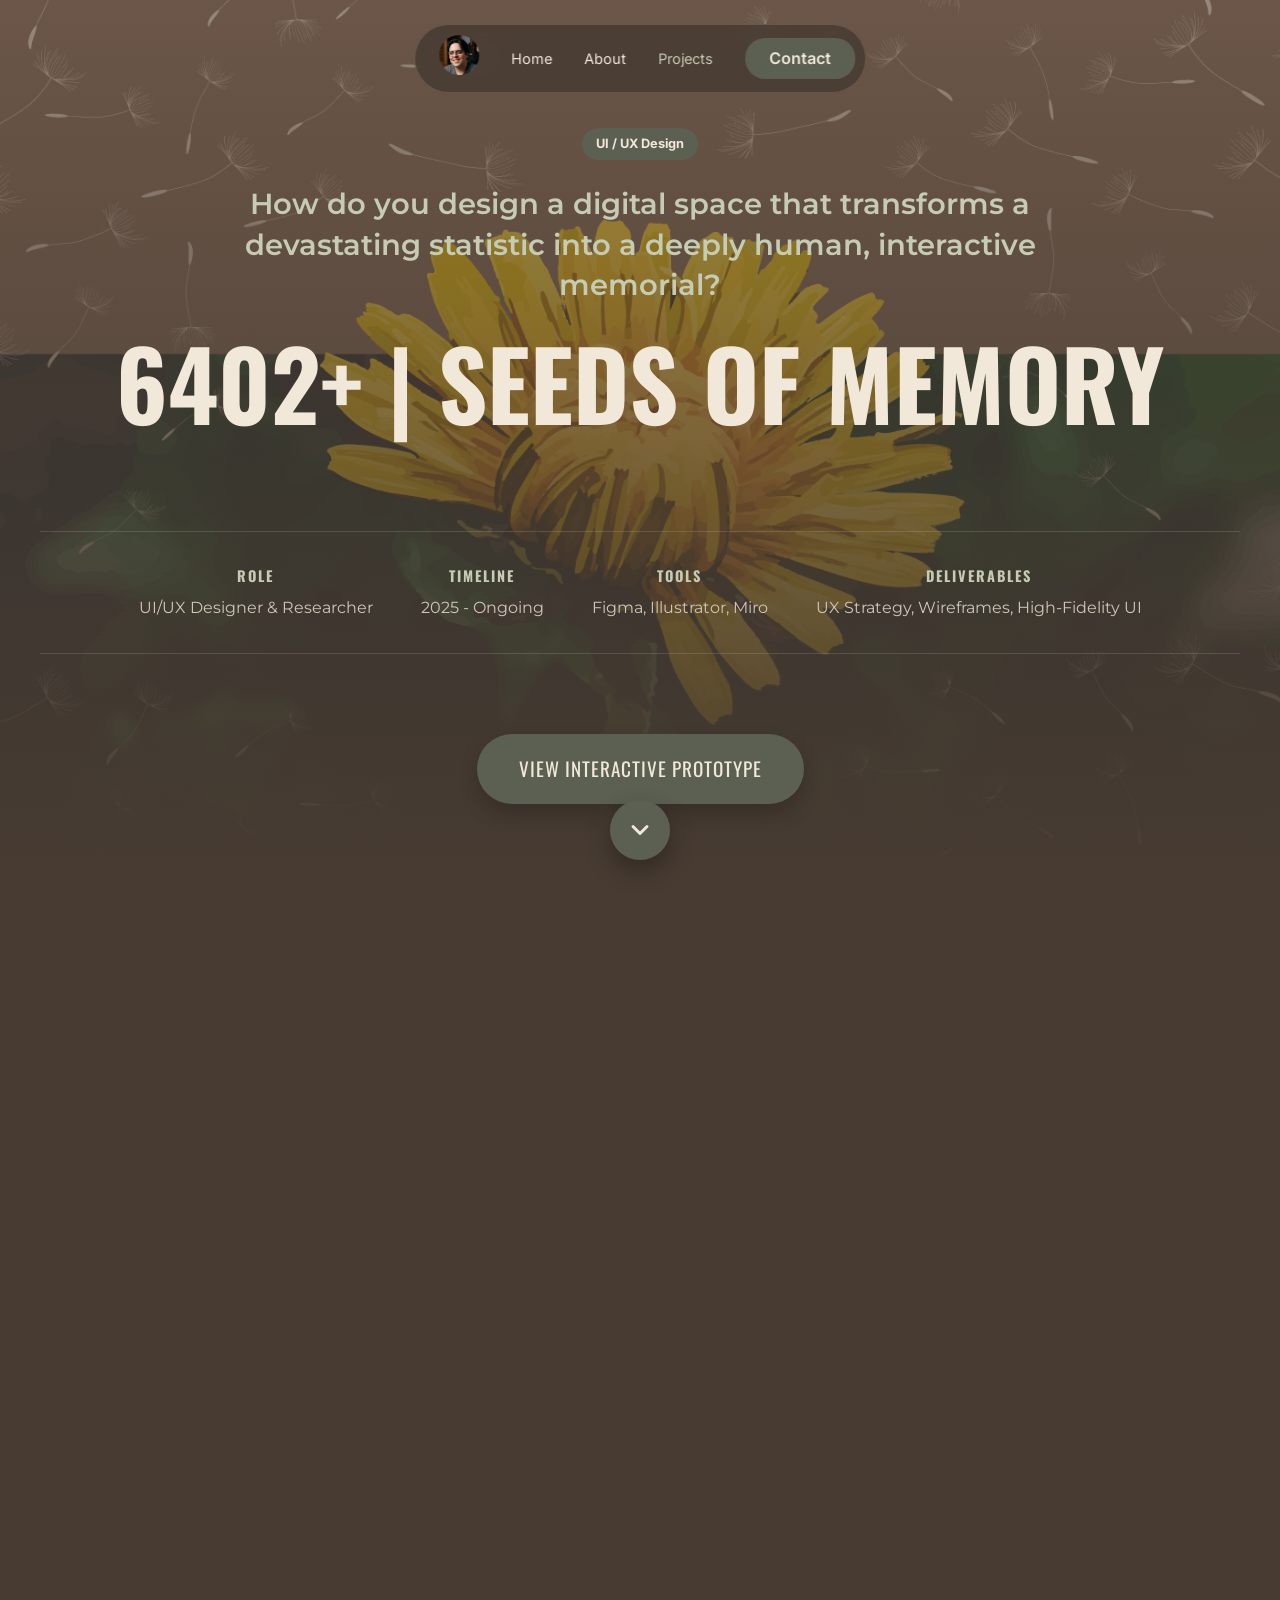
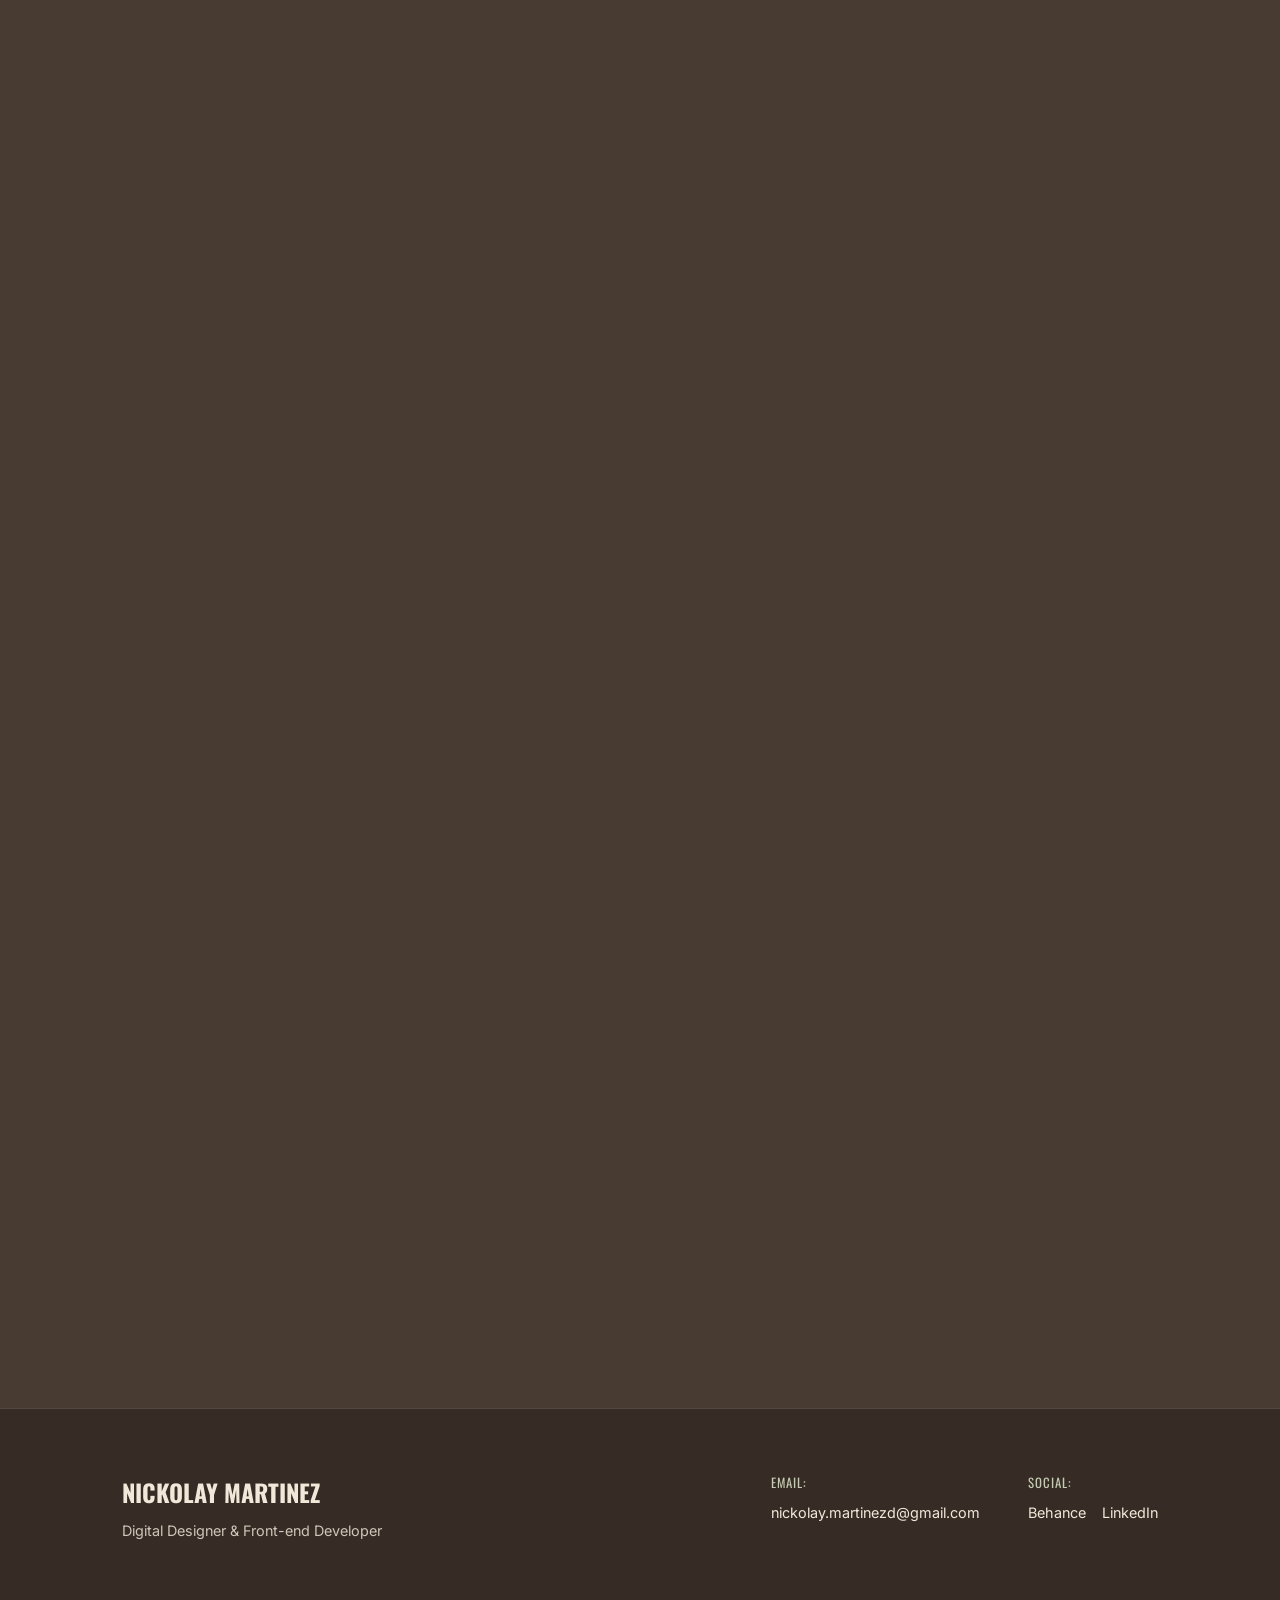
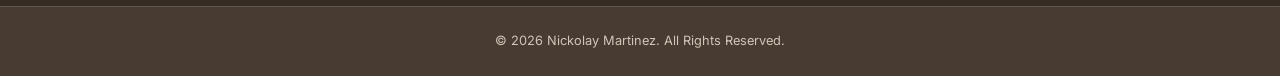
<file: CaseStudies/6420+.html>
<!DOCTYPE html>
<html lang="en">
<head>
    <meta charset="UTF-8">
    <meta name="viewport" content="width=device-width, initial-scale=1.0">
    <title>6402+ Seeds of Memory | Case Study</title>
    <!-- Fonts -->
    <link href="https://fonts.googleapis.com/css2?family=Inter:wght@300;400;600&family=Oswald:wght@500;700&family=Montserrat:wght@400;600;700&display=swap" rel="stylesheet">
    <link rel="stylesheet" href="../Css/style.css">
    
    <style>
        /* --- Fallback Animation Keyframes --- */
        @keyframes fadeInUp {
            0% { opacity: 0; transform: translateY(40px); }
            100% { opacity: 1; transform: translateY(0); }
        }

        /* --- OVERRIDES: Switch this specific page to the Dark Brown & Green Theme --- */
        :root {
            /* 6402+ Specific Brand Variables */
            --6402-plum: #701C1C;
            --6402-yellow: #E9C35F;
            --6402-eggshell: #F1E8D9;
            --6402-dark-lava: #473B32;
            --6402-pastel-brown: #836857;
            --6402-rajah: #F3B163;
            --6402-green: #5c6052; /* Olive green details */
            --6402-light-green: #c5ccb3; /* Brighter sage green for text to contrast dark background */
            
            /* Overriding the global dark theme variables */
            --bg-dark: var(--6402-dark-lava); /* Dark Brown */
            --bg-darker: #362c25;
            --bg-panel: #53453b;
            --text-light: var(--6402-eggshell);
            --text-muted: #d0c5b8;
            --accent-teal: var(--6402-light-green); /* Green links */
            --border-color: rgba(241, 232, 217, 0.15); /* Light border */
            
            --bg-case-study: var(--6402-dark-lava);
            --bg-case-study-alt: #3d322a;
        }

        body {
            background-color: var(--bg-case-study);
            color: var(--text-light);
        }

        /* Override the Navbar to match the dark theme */
        .navbar {
            background-color: rgba(71, 59, 50, 0.85) !important;
            border: 1px solid rgba(241, 232, 217, 0.15) !important;
        }
        .btn-primary.nav-contact {
            background-color: var(--6402-green) !important;
            color: var(--6402-eggshell) !important;
        }
        
        /* --- 1. Immersive Hero --- */
        .case-study-hero {
            position: relative;
            width: 100%;
            min-height: 95vh;
            display: flex;
            align-items: center;
            justify-content: center;
            padding: 8rem 2rem 4rem;
            background-image: url('../Img/portada\ behance.png');
            background-size: cover;
            background-position: center;
            background-attachment: fixed;
        }

        .case-study-hero::before {
            content: '';
            position: absolute;
            top: 0; left: 0; width: 100%; height: 100%;
            /* Fades the image into the Dark Lava background */
            background: linear-gradient(to bottom, rgba(71,59,50,0.4) 0%, rgba(71,59,50,1) 100%);
            z-index: 1;
        }

        .hero-summary-block {
            position: relative;
            z-index: 2;
            width: 100%;
            max-width: 1200px;
            display: flex;
            flex-direction: column;
            gap: 3rem;
            opacity: 0;
            animation: fadeInUp 1s cubic-bezier(0.25, 1, 0.5, 1) forwards;
            animation-delay: 0.2s;
            text-align: center;
        }

        .hero-summary-block h1 {
            font-family: 'Oswald', sans-serif;
            font-size: clamp(3rem, 8vw, 6rem);
            line-height: 1.1;
            margin-bottom: 1rem;
            text-transform: uppercase;
            color: var(--6402-eggshell);
        }

        .hook-highlight {
            color: var(--6402-light-green);
            font-family: 'Montserrat', sans-serif;
            font-weight: 600;
            display: block;
            margin: 0 auto 1.5rem;
            font-size: clamp(1.2rem, 3vw, 1.8rem);
            max-width: 900px;
            line-height: 1.4;
        }

        .project-meta-grid {
            display: flex;
            justify-content: center;
            flex-wrap: wrap;
            gap: 3rem;
            border-top: 1px solid var(--border-color);
            border-bottom: 1px solid var(--border-color);
            padding: 2rem 0;
            margin-top: 2rem;
        }

        .meta-item h4 {
            font-family: var(--font-heading);
            color: var(--6402-light-green);
            font-size: 0.9rem;
            letter-spacing: 2px;
            margin-bottom: 0.5rem;
        }

        .meta-item p {
            font-family: 'Montserrat', sans-serif;
            margin: 0;
            font-size: 1rem;
            color: var(--text-muted);
        }

        /* --- Behance Style Sections --- */
        .case-study-body {
            font-family: 'Montserrat', sans-serif; 
        }

        .cs-section {
            padding: 8rem 2rem;
        }

        .cs-section.alt-bg {
            background-color: var(--bg-case-study-alt);
        }

        .cs-container {
            max-width: 1000px;
            margin: 0 auto;
        }

        .cs-section-title {
            font-family: 'Montserrat', sans-serif;
            font-weight: 700;
            font-size: 2.5rem;
            margin-bottom: 1.5rem;
            color: var(--6402-eggshell);
            position: relative;
            padding-bottom: 1rem;
        }
        
        .cs-section-title::after {
            content: '';
            position: absolute;
            left: 0;
            bottom: 0;
            width: 60px;
            height: 4px;
            background-color: var(--6402-green);
            border-radius: 2px;
        }

        .cs-text {
            color: var(--text-muted);
            font-size: 1.15rem;
            line-height: 1.8;
            margin-bottom: 2rem;
        }

        /* --- 2. Overview (Problem/Solution) --- */
        .overview-grid {
            display: grid;
            grid-template-columns: 1fr 1fr;
            gap: 4rem;
            margin-top: 3rem;
        }

        .overview-card {
            background: rgba(0, 0, 0, 0.15);
            padding: 3rem;
            border-radius: 20px;
            border: 1px solid var(--border-color);
        }

        .overview-card h3 {
            color: var(--6402-light-green);
            font-size: 1.5rem;
            margin-bottom: 1rem;
        }

        /* --- 3. Process Steps --- */
        .process-timeline {
            display: grid;
            grid-template-columns: repeat(auto-fit, minmax(200px, 1fr));
            gap: 2rem;
            margin-top: 3rem;
        }
        .process-step {
            padding: 2rem;
            background: rgba(92, 96, 82, 0.2); /* Tint of olive green */
            border-top: 4px solid var(--6402-green);
            border-radius: 8px;
        }
        .process-step h4 {
            color: var(--6402-eggshell);
            font-size: 1.2rem;
            margin-bottom: 0.5rem;
        }

        /* --- 4. User Research (Personas & Empathy Map) --- */
        .personas-grid {
            display: grid;
            grid-template-columns: 1fr 1fr;
            gap: 2rem;
            margin-bottom: 4rem;
        }
        .persona-card {
            background: rgba(0, 0, 0, 0.15);
            padding: 2.5rem;
            border-radius: 15px;
            border-top: 4px solid var(--6402-rajah);
            box-shadow: 0 10px 30px rgba(0, 0, 0, 0.2);
            border-left: 1px solid var(--border-color);
            border-right: 1px solid var(--border-color);
            border-bottom: 1px solid var(--border-color);
        }
        .persona-header {
            display: flex;
            align-items: center;
            gap: 1.5rem;
            margin-bottom: 2rem;
            border-bottom: 1px solid var(--border-color);
            padding-bottom: 1.5rem;
        }
        .persona-avatar {
            width: 70px;
            height: 70px;
            border-radius: 50%;
            background-color: var(--6402-green);
            display: flex;
            align-items: center;
            justify-content: center;
            color: var(--6402-eggshell);
            font-size: 1.8rem;
            font-weight: 700;
        }
        .persona-info h3 {
            color: var(--6402-light-green);
            font-size: 1.4rem;
            margin-bottom: 0.3rem;
        }
        .persona-info p {
            color: var(--text-muted);
            font-size: 0.9rem;
            margin: 0;
            line-height: 1.4;
        }
        .persona-details-grid {
            display: grid;
            gap: 1.5rem;
        }
        .persona-section h4 {
            color: var(--6402-yellow);
            font-size: 0.95rem;
            margin-bottom: 0.5rem;
            text-transform: uppercase;
            letter-spacing: 1px;
        }
        .persona-section ul {
            list-style-type: none;
            padding: 0;
            margin: 0;
            color: var(--text-muted);
            font-size: 0.95rem;
            line-height: 1.6;
        }
        .persona-section ul li {
            position: relative;
            padding-left: 1.2rem;
            margin-bottom: 0.4rem;
        }
        .persona-section ul li::before {
            content: '•';
            position: absolute;
            left: 0;
            color: var(--6402-eggshell);
        }

        .empathy-map {
            display: grid;
            grid-template-columns: 1fr 1fr;
            gap: 2rem;
            margin-top: 2rem;
        }
        .empathy-quadrant {
            background-color: var(--bg-case-study); /* Contrast against alt-bg */
            padding: 2.5rem;
            border-radius: 15px;
            border-left: 4px solid var(--6402-green);
            box-shadow: 0 10px 30px rgba(0, 0, 0, 0.2);
        }
        .empathy-quadrant h3 {
            font-size: 1.2rem;
            margin-bottom: 1rem;
            color: var(--6402-light-green);
        }

        /* --- 5. Design System Showcase --- */
        .ds-showcase {
            background-color: #5c6052; /* Keeps the dark olive green to match the graphic perfectly */
            padding: 4rem;
            border-radius: 10px;
            color: #F1E8D9 !important;
            font-family: 'Montserrat', sans-serif;
            margin-top: 3rem;
            box-shadow: 0 20px 40px rgba(0, 0, 0, 0.4);
        }
        .ds-header {
            font-size: 1.2rem;
            font-weight: 600;
            margin-bottom: 3rem;
        }
        .ds-title {
            font-size: clamp(3.5rem, 8vw, 7rem);
            font-weight: 700;
            margin-bottom: 3rem;
            line-height: 1;
        }
        .ds-typo-grid {
            display: grid;
            grid-template-columns: 1fr 1fr;
            gap: 4rem;
            margin-bottom: 4rem;
        }
        .ds-typo-left {
            display: grid;
            grid-template-columns: 1fr auto;
            gap: 1.5rem 2rem;
            align-items: end;
        }
        .ds-typo-label {
            font-size: 2.2rem;
            font-weight: 700;
        }
        .ds-typo-value {
            font-size: 2.2rem;
            font-weight: 700;
            text-align: right;
        }
        .ds-typo-label.small, .ds-typo-value.small {
            font-size: 1.15rem;
            font-weight: 500;
            margin-top: 1.5rem;
        }
        .ds-typo-right {
            font-size: 1.5rem;
            line-height: 1.6;
            font-weight: 400;
            color: #d1d5c9 !important;
        }
        .ds-color-grid {
            display: grid;
            grid-template-columns: repeat(4, 1fr);
            border-radius: 8px;
            overflow: hidden;
        }
        .ds-color-swatch {
            padding: 1.5rem;
            display: flex;
            flex-direction: column;
            justify-content: space-between;
            aspect-ratio: 16/9;
            min-height: 160px;
        }
        .ds-color-codes {
            font-size: 0.85rem;
            line-height: 1.4;
            font-weight: 400;
        }
        .ds-color-name {
            font-size: 1.6rem;
            font-weight: 600;
        }
        
        /* Specific Swatch Colors */
        .swatch-dark-lava { background-color: #473B32; color: #fff; }
        .swatch-pastel-brown { background-color: #836857; color: #fff; }
        .swatch-eggshell { background-color: #F1E8D9; color: #1a1a1a; }
        .swatch-rajah { background-color: #F3B163; color: #1a1a1a; }
        .swatch-arylide { background-color: #E9C35F; color: #1a1a1a; }
        .swatch-pink-sherbet { background-color: #F289A1; color: #1a1a1a; }
        .swatch-persian-pink { background-color: #ED7ABA; color: #1a1a1a; }
        .swatch-coral-reef { background-color: #F87A64; color: #1a1a1a; }

        .ui-kit-showcase {
            margin-top: 3rem;
            border-radius: 15px;
            overflow: hidden;
            box-shadow: 0 20px 40px rgba(0, 0, 0, 0.4);
            border: 1px solid var(--border-color);
        }
        .ui-kit-showcase img {
            width: 100%;
            height: auto;
            display: block;
        }

        /* --- Wireframes Grid --- */
        .wireframe-grid {
            display: grid;
            grid-template-columns: 1fr 1fr; /* 2-column distribution */
            gap: 1rem; /* REDUCED GAP for a tighter collage look */
            margin-top: 1rem;
            align-items: start; /* Prevents cards from stretching vertically */
        }
        
        /* Creates the staggered "collage" look on desktop */
        @media (min-width: 769px) {
            .wireframe-card:nth-child(even) {
                margin-top: 1rem; /* REDUCED STAGGER to keep them closer together */
            }
        }

        .wireframe-card {
            background: rgba(0, 0, 0, 0.15);
            border-radius: 15px;
            overflow: hidden;
            border: 1px solid var(--border-color);
            transition: transform 0.3s ease, box-shadow 0.3s ease;
            box-shadow: 0 10px 30px rgba(0, 0, 0, 0.2);
        }
        .wireframe-card:hover {
            transform: translateY(-8px);
            box-shadow: 0 20px 40px rgba(0, 0, 0, 0.4);
        }
        .wireframe-img {
            width: 100%;
            height: auto; /* Fully visible, no longer cropped */
            display: block;
            border-bottom: 1px solid var(--border-color);
            background-color: #dcd3c6; /* Soft background in case wireframes have transparency */
        }
        .wireframe-label {
            padding: 1.5rem;
            font-family: 'Montserrat', sans-serif;
            font-weight: 600;
            color: var(--6402-eggshell);
            text-align: center;
            font-size: 1.1rem;
        }

        /* --- 7. UI Showcase (Behance Style Mockup Layout) --- */
        .ui-showcase-block {
            display: grid;
            grid-template-columns: 1fr 1fr;
            gap: 4rem;
            align-items: center;
            margin-top: 6rem;
        }
        
        .ui-showcase-block.reverse {
            direction: rtl; 
        }
        .ui-showcase-block.reverse > * {
            direction: ltr;
        }

        .ui-text-content h3 {
            font-size: 2rem;
            color: var(--6402-eggshell);
            margin-bottom: 1rem;
        }
        
        .ui-text-content h3 span {
            color: var(--6402-light-green);
            display: block;
            font-size: 1rem;
            text-transform: uppercase;
            letter-spacing: 2px;
            margin-bottom: 0.5rem;
            font-family: 'Oswald', sans-serif;
        }

        .ui-mockup-placeholder {
            width: 100%;
            aspect-ratio: 4/5;
            background: linear-gradient(45deg, #3d322a, #53453b);
            border-radius: 20px;
            display: flex;
            align-items: center;
            justify-content: center;
            color: rgba(241, 232, 217, 0.4);
            font-weight: 600;
            border: 1px solid var(--border-color);
            box-shadow: 0 30px 60px rgba(0, 0, 0, 0.3);
            overflow: hidden; /* Clips any large images so they don't break the rounded corners */
        }

        /* Locks the image inside perfectly to the box */
        .ui-mockup-placeholder img {
            width: 100%;
            height: 100%;
            object-fit: cover; /* Fills the box perfectly without stretching the image */
            object-position: top center; /* Anchors the UI mockup to the top edge */
        }

        /* --- 8. Final Result Button Style --- */
        .btn-final-result {
            background-color: var(--6402-green);
            color: var(--6402-eggshell);
            padding: 18px 40px;
            border-radius: 40px;
            font-family: 'Oswald', sans-serif;
            font-size: 1.2rem;
            text-transform: uppercase;
            letter-spacing: 1px;
            transition: all 0.3s ease;
            display: inline-block;
            box-shadow: 0 10px 20px rgba(0, 0, 0, 0.2);
            text-decoration: none;
            border: 2px solid transparent;
        }
        .btn-final-result:hover {
            background-color: var(--6402-light-green);
            color: var(--6402-dark-lava);
            transform: translateY(-5px);
            box-shadow: 0 15px 25px rgba(0, 0, 0, 0.3);
        }

        /* Responsive */
        @media (max-width: 992px) {
            .overview-grid, .ui-showcase-block, .personas-grid { grid-template-columns: 1fr; gap: 3rem; }
            .ui-showcase-block.reverse { direction: ltr; }
            .cs-section { padding: 5rem 2rem; }
            .ds-typo-grid { grid-template-columns: 1fr; }
            .ds-color-grid { grid-template-columns: repeat(2, 1fr); }
            .ds-showcase { padding: 2rem; }
        }
        @media (max-width: 768px) {
            .empathy-map { grid-template-columns: 1fr; }
            /* Collapses the 2-column wireframe grid into 1 column on phones */
            .wireframe-grid { grid-template-columns: 1fr; gap: 2rem; margin-top: 2rem; }
            .project-meta-grid { flex-direction: column; text-align: center; gap: 1.5rem; }
            .hero-summary-block h1 { font-size: 3.5rem; }
            .ds-typo-label, .ds-typo-value { font-size: 1.5rem; }
            .ds-typo-right { font-size: 1.2rem; }
        }
        @media (max-width: 576px) {
            .ds-color-grid { grid-template-columns: 1fr; }
        }
        @media (max-width: 400px) {
            .hero-summary-block h1 { font-size: 3rem; }
            .hook-highlight { font-size: 1rem; }
            .case-study-body h2 { font-size: 2rem; }
            .ds-title { font-size: 2.5rem; }
            .ds-typo-label, .ds-typo-value { font-size: 1.2rem; }
        }
    </style>
</head>
<body>

    <!-- Navigation -->
    <nav class="navbar">
        <div class="nav-brand">
            <a href="../index.html"><img src="../Img/profile-small.png" alt="Nickolay Profile" class="nav-profile-pic"></a>
        </div>
        <ul class="nav-links">
            <li><a href="../index.html#home">Home</a></li>
            <li><a href="../about.html">About</a></li>
            <li><a href="../projects.html" style="color: var(--accent-teal);">Projects</a></li>
        </ul>
        <a href="../index.html#contact" class="btn-primary nav-contact">Contact</a>
    </nav>

    <!-- 1. Immersive Hero Section -->
    <header class="case-study-hero">
        <div class="hero-summary-block">
            <div>
                <span class="badge" style="background: var(--6402-green); color: var(--6402-eggshell); display: inline-block; padding: 6px 14px; border-radius: 20px; font-weight: bold; margin-bottom: 1.5rem; font-size: 0.8rem;">UI / UX Design</span>
                <span class="hook-highlight">How do you design a digital space that transforms a devastating statistic into a deeply human, interactive memorial?</span>
                <h1>6402+ | Seeds of Memory</h1>
            </div>
            
            <div class="project-meta-grid">
                <div class="meta-item">
                    <h4>ROLE</h4>
                    <p>UI/UX Designer & Researcher</p>
                </div>
                <div class="meta-item">
                    <h4>TIMELINE</h4>
                    <p>2025 - Ongoing</p>
                </div>
                <div class="meta-item">
                    <h4>TOOLS</h4>
                    <p>Figma, Illustrator, Miro</p>
                </div>
                <div class="meta-item">
                    <h4>DELIVERABLES</h4>
                    <p>UX Strategy, Wireframes, High-Fidelity UI</p>
                </div>
            </div>

            <div style="margin-top: 2rem;">
                <a href="https://wmco-c0.github.io/6402-Project/index.html" class="btn-final-result">View Interactive Prototype</a>
            </div>
        </div>
    </header>

    <div class="case-study-body">

        <!-- 2. Project Overview -->
        <section id="project-overview" class="cs-section alt-bg">
            <div class="cs-container">
                <h2 class="cs-section-title">Project Overview</h2>
                <p class="cs-text">
                    6402+ is not just a platform; it's a digital sanctuary. Designed to honor victims and preserve history, the interface guides users through a sensitive, empathetic journey bridging the gap between grief, data visualization, and collective remembrance.
                </p>
                
                <div class="overview-grid">
                    <div class="overview-card">
                        <h3>The Challenge</h3>
                        <p class="cs-text" style="font-size: 1rem; margin-bottom: 0;">
                            How to visually and respectfully represent over 6,402 victims without reducing them to mere statistics or overwhelming the user with heavy data. The platform needed to feel human, accessible, and emotionally resonant.
                        </p>
                    </div>
                    <div class="overview-card">
                        <h3>The Solution</h3>
                        <p class="cs-text" style="font-size: 1rem; margin-bottom: 0;">
                            A carefully structured web experience that uses symbolic interactions—like planting a "seed of memory"—alongside a geographical map and audio-visual archives to ground the data in real human stories.
                        </p>
                    </div>
                </div>
            </div>
        </section>

        <!-- My Role Section -->
        <section class="section-padding section-hidden">
            <h2 class="cs-section-title">My Role & Contributions</h2>
            <p style="color: var(--text-muted); max-width: 800px; font-size: 1.1rem; line-height: 1.8;">
                In the 6402+ project, my focus centered on bridging the gap between product strategy and technical execution. As the <strong>Product Manager</strong>, I guided the project's overarching direction, ensuring that our features consistently aligned with the highly sensitive nature of the memorial and the emotional needs of our users. 
            </p>
            
            <div style="background-color: var(--bg-panel); padding: 2rem; border-radius: 15px; border-left: 4px solid var(--accent-teal); margin-top: 2rem; max-width: 900px; box-shadow: 0 10px 30px rgba(0,0,0,0.2);">
                <h3 style="font-family: 'Montserrat', sans-serif; font-size: 1.3rem; margin-bottom: 0.8rem; color: var(--text-light); text-transform: uppercase; letter-spacing: 1px;">Unity Developer: The Map of Memories</h3>
                <p style="color: var(--text-muted); font-size: 0.95rem; line-height: 1.6; margin-bottom: 0;">
                    Technically, my main role was developing the core interactive product—the "Map of Memories" (Un mapa de memorias). Using <strong>Unity</strong>, I was responsible for programming the map environment, plotting the data, and ensuring a seamless, respectful, and interactive geographic visualization of the victims' stories.
                </p>
            </div>
        </section>

        <!-- 3. The Process -->
        <section class="cs-section alt-bg">
            <div class="cs-container">
                <h2 class="cs-section-title">Design Process</h2>
                <p class="cs-text">
                    Designing a platform dealing with memory and grief required a meticulous and highly sensitive approach. We followed a structured design thinking framework to ensure every interaction felt respectful.
                </p>
                
                <div class="process-timeline">
                    <div class="process-step">
                        <h4>01. Empathize</h4>
                        <p class="cs-text" style="font-size: 0.9rem; margin:0;">Understanding the emotional weight of the survivors and public.</p>
                    </div>
                    <div class="process-step">
                        <h4>02. Define</h4>
                        <p class="cs-text" style="font-size: 0.9rem; margin:0;">Establishing boundaries for respectful data visualization.</p>
                    </div>
                    <div class="process-step">
                        <h4>03. Ideate</h4>
                        <p class="cs-text" style="font-size: 0.9rem; margin:0;">Creating the "Seeds" concept and interaction models.</p>
                    </div>
                    <div class="process-step">
                        <h4>04. Test & Iterate</h4>
                        <p class="cs-text" style="font-size: 0.9rem; margin:0;">Ensuring accessibility and appropriate emotional pacing.</p>
                    </div>
                </div>
            </div>
        </section>

        <!-- 4. User Research (Personas & Empathy Map) -->
        <section class="cs-section">
            <div class="cs-container">
                <h2 class="cs-section-title">User Research: Target Audience</h2>
                <p class="cs-text">
                    To truly understand our users and tailor the experience to their specific needs, we developed detailed buyer personas based on our research. This helped us align the platform's goals with the expectations of key community members.
                </p>
                
                <div class="personas-grid">
                    <!-- Persona 1: Valentina -->
                    <div class="persona-card">
                        <div class="persona-header">
                            <div class="persona-avatar">V</div>
                            <div class="persona-info">
                                <h3>Valentina Rojas</h3>
                                <p>28 years old • Bogotá<br>Human Rights Defender</p>
                            </div>
                        </div>
                        <div class="persona-details-grid">
                            <div class="persona-section">
                                <h4>Motivations</h4>
                                <ul>
                                    <li>Seek truth and justice</li>
                                    <li>Honor the memory of the victims</li>
                                </ul>
                            </div>
                            <div class="persona-section">
                                <h4>Goals</h4>
                                <ul>
                                    <li>Give visibility to the stories</li>
                                    <li>Connect with like-minded people</li>
                                </ul>
                            </div>
                            <div class="persona-section">
                                <h4>Frustrations</h4>
                                <ul>
                                    <li>Social indifference</li>
                                    <li>Lack of empathy</li>
                                </ul>
                            </div>
                        </div>
                    </div>

                    <!-- Persona 2: Carlos -->
                    <div class="persona-card">
                        <div class="persona-header">
                            <div class="persona-avatar">C</div>
                            <div class="persona-info">
                                <h3>Carlos Gómez</h3>
                                <p>45 years old • Medellín<br>Educator</p>
                            </div>
                        </div>
                        <div class="persona-details-grid">
                            <div class="persona-section">
                                <h4>Motivations</h4>
                                <ul>
                                    <li>Educate about history</li>
                                    <li>Build social awareness</li>
                                </ul>
                            </div>
                            <div class="persona-section">
                                <h4>Goals</h4>
                                <ul>
                                    <li>Find educational tools</li>
                                    <li>Promote historical memory in youth</li>
                                </ul>
                            </div>
                            <div class="persona-section">
                                <h4>Frustrations</h4>
                                <ul>
                                    <li>Misinformation</li>
                                    <li>Lack of interest among youth</li>
                                </ul>
                            </div>
                        </div>
                    </div>
                </div>

                <h3 style="color: var(--6402-eggshell); font-size: 1.8rem; margin-top: 4rem; margin-bottom: 1.5rem; font-family: 'Montserrat', sans-serif;">Empathy Mapping</h3>
                <p class="cs-text">
                    By synthesizing these profiles, we mapped the collective emotional state, thoughts, and actions when interacting with the memorial. This guided every UX decision to ensure a respectful and impactful journey.
                </p>
                <div class="empathy-map">
                    <div class="empathy-quadrant">
                        <h3>THINKS & FEELS</h3>
                        <p class="cs-text" style="font-size: 0.95rem; margin:0;">Focuses on the emotional weight of memory, a desire for justice, and the deep need for a respectful space to honor the past.</p>
                    </div>
                    <div class="empathy-quadrant">
                        <h3>HEARS</h3>
                        <p class="cs-text" style="font-size: 0.95rem; margin:0;">The voices of the past, stories from others who share the grief, and news regarding the historical context of the victims.</p>
                    </div>
                    <div class="empathy-quadrant">
                        <h3>SEES</h3>
                        <p class="cs-text" style="font-size: 0.95rem; margin:0;">A digital landscape of names, visual tributes, and the interactive "seeds" left by other users contributing to the memorial.</p>
                    </div>
                    <div class="empathy-quadrant">
                        <h3>SAYS & DOES</h3>
                        <p class="cs-text" style="font-size: 0.95rem; margin:0;">She actively participates by leaving a tribute, reading the stories, and sharing the memorial link to keep the collective memory alive.</p>
                    </div>
                </div>
            </div>
        </section>

        <!-- 5. Design System Showcase -->
        <section class="cs-section alt-bg">
            <div class="cs-container" style="max-width: 1200px;">
                <h2 class="cs-section-title">Visual Foundation</h2>
                <p class="cs-text">
                    The UI needed to be invisible enough to let the stories breathe, but present enough to guide the user. The typography and expanded 8-color palette draw from natural, grounded elements to honor the subject matter respectfully.
                </p>
                
                <!-- Full Width Graphic Replica -->
                <div class="ds-showcase">
                    <div class="ds-header">Typography & Color</div>
                    
                    <div class="ds-title">Montserrat</div>
                    
                    <div class="ds-typo-grid">
                        <div class="ds-typo-left">
                            <div class="ds-typo-label">Title</div>
                            <div class="ds-typo-value">35px Bold</div>
                            
                            <div class="ds-typo-label">Subtitle</div>
                            <div class="ds-typo-value">30px Semibold</div>
                            
                            <div class="ds-typo-label small">Paragraph</div>
                            <div class="ds-typo-value small">18px Medium</div>
                        </div>
                        <div class="ds-typo-right">
                            Aa Bb Cc Dd Ff Gg Hh Ii Jj Kk Ll<br>
                            Mm Nn Ññ Oo Pp Qq Rr Ss Tt Uu<br>
                            Vv Ww Xx Yy Zz  0123456789<br>
                            @ # $ % & * ¿ ¡ . , ; : - _ ' " « » á é í ó<br>
                            ú ü ñ Ñ ! ? © ® °
                        </div>
                    </div>
                    
                    <div class="ds-color-grid">
                        <!-- Top Row -->
                        <div class="ds-color-swatch swatch-dark-lava">
                            <div class="ds-color-codes">#473B32<br>RGB (71, 59, 50)</div>
                            <div class="ds-color-name">Dark Lava</div>
                        </div>
                        <div class="ds-color-swatch swatch-pastel-brown">
                            <div class="ds-color-codes">#836857<br>RGB (131, 104, 87)</div>
                            <div class="ds-color-name">Pastel Brown</div>
                        </div>
                        <div class="ds-color-swatch swatch-eggshell">
                            <div class="ds-color-codes">#F1E8D9<br>RGB (241, 232, 217)</div>
                            <div class="ds-color-name">Eggshell</div>
                        </div>
                        <div class="ds-color-swatch swatch-rajah">
                            <div class="ds-color-codes">#F3B163<br>RGB (243, 177, 99)</div>
                            <div class="ds-color-name">Rajah</div>
                        </div>
                        
                        <!-- Bottom Row -->
                        <div class="ds-color-swatch swatch-arylide">
                            <div class="ds-color-codes">#E9C35F<br>RGB (233, 195, 95)</div>
                            <div class="ds-color-name">Arylide Yellow</div>
                        </div>
                        <div class="ds-color-swatch swatch-pink-sherbet">
                            <div class="ds-color-codes">#F289A1<br>RGB (242, 137, 161)</div>
                            <div class="ds-color-name">Pink Sherbet</div>
                        </div>
                        <div class="ds-color-swatch swatch-persian-pink">
                            <div class="ds-color-codes">#ED7ABA<br>RGB (237, 122, 186)</div>
                            <div class="ds-color-name">Persian Pink</div>
                        </div>
                        <div class="ds-color-swatch swatch-coral-reef">
                            <div class="ds-color-codes">#F87A64<br>RGB (248, 122, 100)</div>
                            <div class="ds-color-name">Coral Reef</div>
                        </div>
                    </div>
                </div>

                <!-- UI Kit Addition -->
                <h3 style="color: var(--6402-eggshell); font-size: 1.8rem; margin-top: 5rem; margin-bottom: 1.5rem; font-family: 'Montserrat', sans-serif;">UI Components & Iconography</h3>
                <p class="cs-text">
                    Building upon our foundational colors and typography, we developed a comprehensive UI Kit. This ensures visual consistency across the platform while providing scalable, accessible components for future development.
                </p>
                <div class="ui-kit-showcase">
                    <img src="../Img/6402UiKit.png" alt="6402+ UI Kit Components">
                </div>

            </div>
        </section>

        <!-- 6. Wireframes & Structure -->
        <section class="cs-section">
            <div class="cs-container">
                <h2 class="cs-section-title">Wireframes & Structure</h2>
                <p class="cs-text">
                    Before moving to high-fidelity designs, I created structural wireframes to map out the user journey. This phase focused entirely on information architecture, prioritizing clear storytelling and intuitive navigation without the distraction of visual styles.
                </p>
                
                <div class="wireframe-grid">
                    <div class="wireframe-card">
                        <img src="../Img/Home6402+.png" alt="Home Wireframe" class="wireframe-img">
                        <div class="wireframe-label">Home</div>
                    </div>

                    <div class="wireframe-card">
                        <img src="../Img/Perfiles Victima6402+.png" alt="Victim Profiles Wireframe" class="wireframe-img">
                        <div class="wireframe-label">Victim Profiles</div>
                    </div>                  

                    <div class="wireframe-card">
                        <img src="../Img/Formulario6402+.png" alt="Add Your Seed Form" class="wireframe-img">
                        <div class="wireframe-label">Add Your Seed</div>
                    </div>

                    <div class="wireframe-card">
                        <img src="../Img/Mapa de memoria wireframe6402+.png" alt="Map of Memories Wireframe" class="wireframe-img">
                        <div class="wireframe-label">Map of Memories</div>
                    </div>                    
                </div>
            </div>
        </section>

        <!-- 7. High-Fidelity UI Showcase -->
        <section class="cs-section alt-bg">
            <div class="cs-container">
                <h2 class="cs-section-title">Core Experiences</h2>
                <p class="cs-text">
                    I designed four primary interaction pillars that turn passive reading into active participation.
                </p>
                
                <!-- Showcase 1 -->
                <div class="ui-showcase-block">
                    <div class="ui-text-content">
                        <h3><span>Micro-Interaction</span>Add Your Seed</h3>
                        <p class="cs-text">A core interaction allowing users to leave a digital tribute ("Add your seed"). This was designed to feel organic, giving users a tangible, visual way to participate in the memorial and watch the community support grow in real-time.</p>
                    </div>
                    <div class="ui-mockup-placeholder">
                        <img src="../Img/Formulario.png" alt="Add Your Seed UI Mockup">
                    </div>
                </div>

                <!-- Showcase 2 (Reversed Layout) -->
                <div class="ui-showcase-block reverse">
                    <div class="ui-text-content">
                        <h3><span>Data Visualization</span>A Map of Memories</h3>
                        <p class="cs-text">An interactive geographical visualization. By grounding the data in real locations, the map helps users comprehend the scale and reality of the events. Filtering tools allow users to search by region or year without feeling overwhelmed.</p>
                    </div>
                    <div class="ui-mockup-placeholder">
                        <img src="../Img/Un Mapa de Memorias.png" alt="Map of Memories UI Mockup">
                    </div>
                </div>

                <!-- Showcase 3 -->
                <div class="ui-showcase-block">
                    <div class="ui-text-content">
                        <h3><span>Content Layout</span>Discover Their Stories</h3>
                        <p class="cs-text">A dedicated, distraction-free reading environment designed to humanize the statistics. Focuses heavily on legibility and emotional resonance through careful typography, ample whitespace, and integrated "Voices of the past" audio controls.</p>
                    </div>
                    <div class="ui-mockup-placeholder">
                        <img src="../Img/Testimonios.png" alt="Discover Their Stories UI Mockup">
                    </div>
                </div>

            </div>
        </section>

        <!-- 8. Conclusion / Takeaways -->
        <section class="cs-section">
            <div class="cs-container" style="text-align: center; max-width: 800px;">
                <h2 class="cs-section-title" style="display: inline-block; padding-bottom: 1rem;">Key Takeaways</h2>
                <p class="cs-text" style="margin-top: 2rem;">
                    Designing 6402+ taught me that UX is not just about reducing friction; sometimes, it's about creating <strong>meaningful friction</strong>. 
                    <br><br>
                    By carefully pacing the user journey, we allowed space for reflection. The biggest challenge was balancing comprehensive data with emotional sensitivity, resulting in a platform that doesn't just display information, but facilitates a collective grieving and remembrance process.
                </p>
            </div>
        </section>

        <!-- 9. Final Result (CTA) -->
        <section class="cs-section alt-bg">
            <div class="cs-container" style="text-align: center; max-width: 800px;">
                <h2 class="cs-section-title" style="display: inline-block; padding-bottom: 1rem;">The Final Result</h2>
                <p class="cs-text" style="margin-top: 2rem; margin-bottom: 3rem;">
                    The culmination of this research and design process is a fully interactive prototype that brings the 6402+ memorial to life. Experience the sensitive micro-interactions, explore the map, and discover the stories firsthand.
                </p>
                <!-- Simply replace the '#' in the href below with the link to your prototype or live site -->
                <a href="https://wmco-c0.github.io/6402-Project/index.html" class="btn-final-result">View Interactive Prototype</a>
            </div>
        </section>

    </div>

    <!-- Footer Section -->
    <footer class="site-footer">
        <div class="footer-content section-padding" style="padding-top: 4rem; padding-bottom: 4rem;">
            <div class="footer-brand">
                <h3>NICKOLAY MARTINEZ</h3>
                <p>Digital Designer & Front-end Developer</p>
            </div>
            
            <div class="footer-contact">
                <div class="footer-col">
                    <span>Email:</span>
                    <a href="mailto:nickolay.martinezd@gmail.com">nickolay.martinezd@gmail.com</a>
                </div>
                <div class="footer-col">
                    <span>Social:</span>
                    <div class="footer-socials">
                        <a href="https://www.behance.net/nickolamartine1">Behance</a>
                        <a href="https://www.linkedin.com/in/nickolay-martinez-657822303/?locale=en">LinkedIn</a>
                    </div>
                </div>
            </div>
        </div>
        
        <div class="footer-bottom">
            <p>&copy; 2026 Nickolay Martinez. All Rights Reserved.</p>
        </div>
    </footer>

    <div id="smartScrollWrapper" class="smart-scroll-wrapper">
        <button id="smartScrollBtn" class="smart-scroll-btn" aria-label="Scroll page">
            <svg class="scroll-arrow" viewBox="0 0 24 24" fill="none" stroke="currentColor" stroke-width="2.5" stroke-linecap="round" stroke-linejoin="round">
                <polyline points="6 9 12 15 18 9"></polyline>
            </svg>
        </button>
    </div>

    <!-- Include the main JS file for navbar interactions and scroll animations -->
    <script src="../Js/script.js"></script>
</body>
</html>
</file>
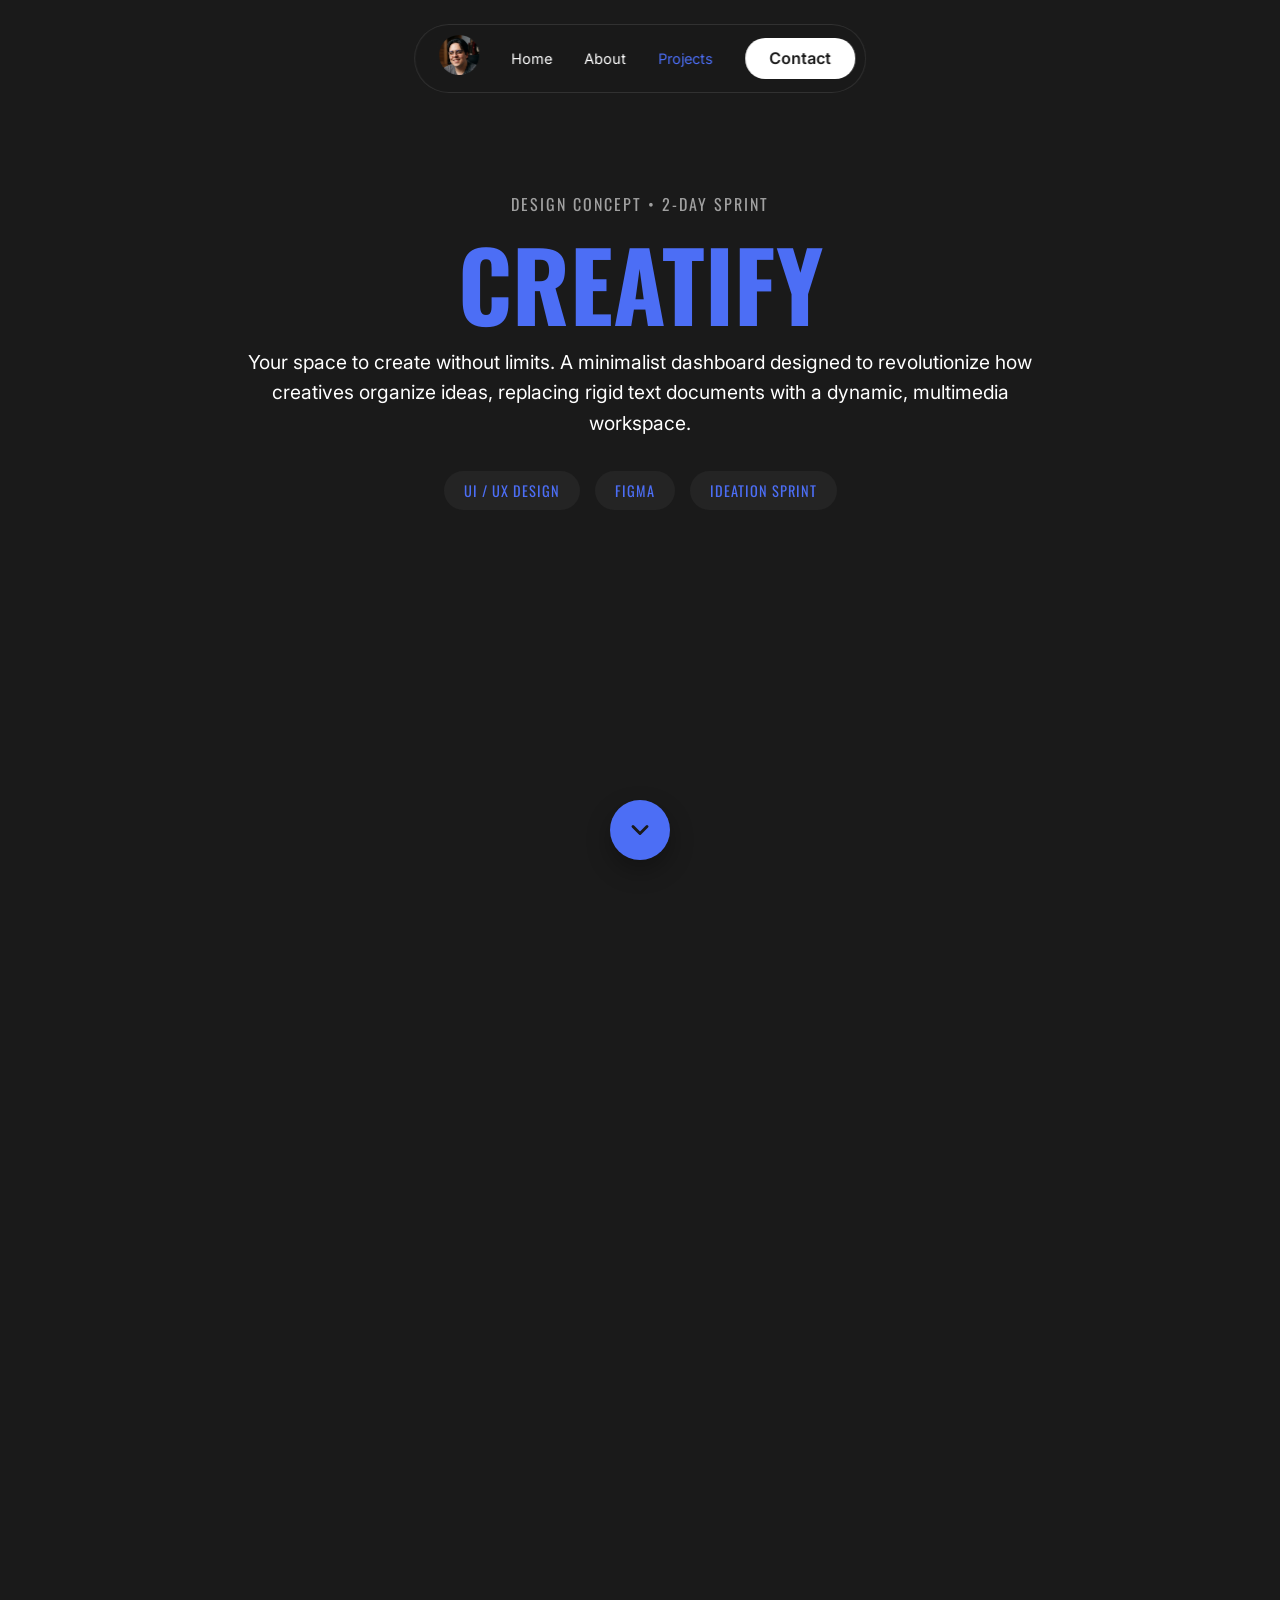
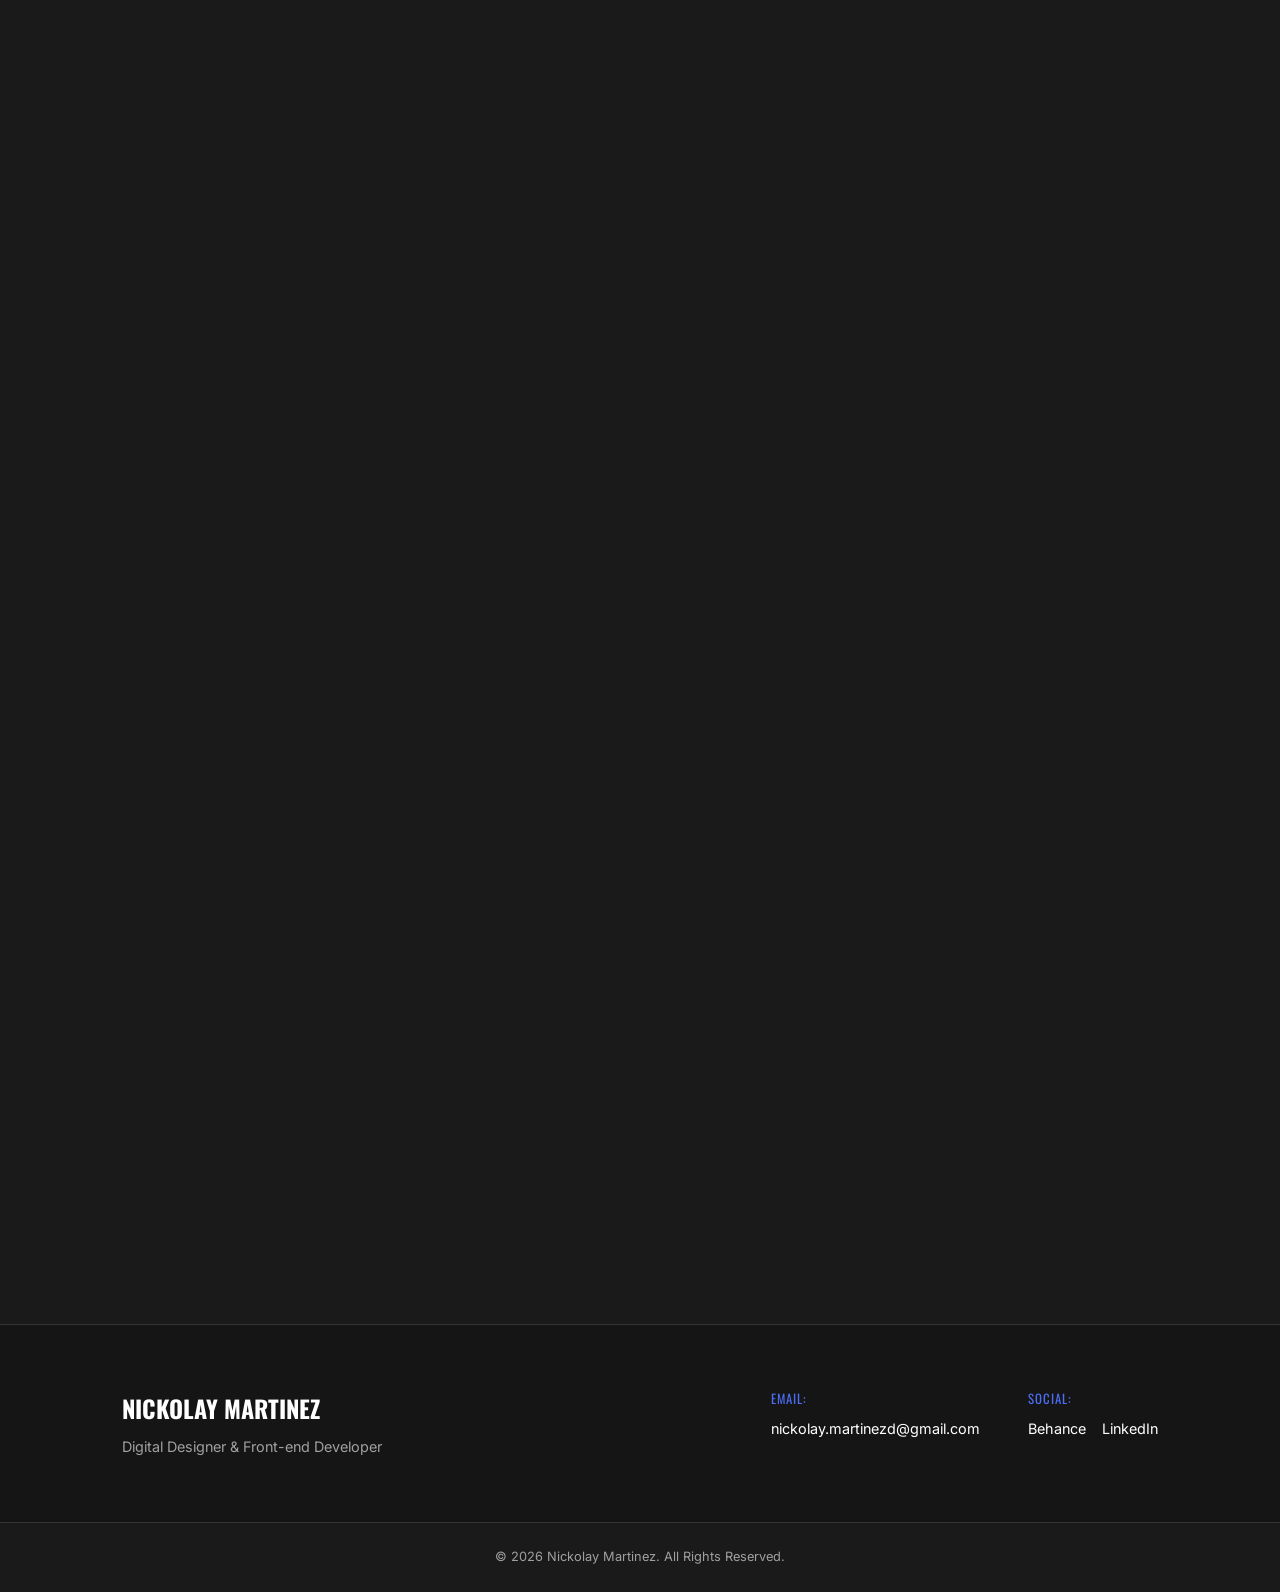
<file: Design-Concept/creatify.html>
<!DOCTYPE html>
<html lang="en">
<head>
    <meta charset="UTF-8">
    <meta name="viewport" content="width=device-width, initial-scale=1.0">
    <title>Creatify | Design Concept</title>
    <link href="https://fonts.googleapis.com/css2?family=Inter:wght@300;400;600&family=Oswald:wght@500;700&display=swap" rel="stylesheet">
    
    <link rel="stylesheet" href="../Css/style.css">
    
    <style>
        /* --- BRAND OVERRIDES --- */
        :root {
            /* Swaps out your global Teal for the Creatify Blue */
            --accent-teal: #4C6EF5; 
        }

        /* Specific tweaks for the Case Study page */
        .concept-hero {
            padding-top: 12rem;
            text-align: center;
            max-width: 900px;
            margin: 0 auto;
        }
        
        .meta-tags {
            display: flex;
            gap: 15px;
            justify-content: center;
            margin-top: 2rem;
            flex-wrap: wrap;
        }

        .meta-tag {
            background-color: var(--bg-panel);
            /* Uses the newly overridden blue */
            color: var(--accent-teal); 
            font-family: var(--font-heading);
            padding: 8px 20px;
            border-radius: 30px;
            font-size: 0.9rem;
            letter-spacing: 1px;
            text-transform: uppercase;
        }

        /* Responsive Figma Embed Container */
        .figma-container {
            position: relative;
            width: 100%;
            height: 800px;
            border-radius: 20px;
            overflow: hidden;
            border: 1px solid var(--border-color);
            /* Gives the shadow a very subtle blue tint to match the brand */
            box-shadow: 0 20px 40px rgba(76, 110, 245, 0.15); 
            background-color: var(--bg-panel);
        }

        .figma-container iframe {
            position: absolute;
            top: 0;
            left: 0;
            width: 100%;
            height: 100%;
            border: none;
        }

        /* --- UI Feature Showcase Styles --- */
        .ui-showcase-block {
            display: grid;
            grid-template-columns: 1fr 1fr;
            gap: 4rem;
            align-items: center;
            margin-top: 6rem;
        }
        
        /* Reverses the order for the middle row */
        .ui-showcase-block.reverse {
            direction: rtl; 
        }
        .ui-showcase-block.reverse > * {
            direction: ltr; /* Keeps text reading left-to-right inside the reversed container */
        }

        .ui-mockup-placeholder img {
            width: 100%;
            border-radius: 20px;
            box-shadow: 0 20px 40px rgba(0,0,0,0.3);
            border: 1px solid var(--border-color);
        }

        /* Mobile Stacking */
        @media (max-width: 992px) {
            .ui-showcase-block {
                grid-template-columns: 1fr;
                gap: 3rem;
                margin-top: 4rem;
            }
            .ui-showcase-block.reverse {
                direction: ltr; /* Turns off reverse on mobile so text always comes first */
            }
        }

        @media (max-width: 768px) {
            .figma-container {
                height: 500px;
            }
        }
    </style>
</head>
<body>

    <nav class="navbar">
        <div class="nav-brand">
            <a href="../index.html"><img src="../Img/profile-small.png" alt="Nickolay Profile" class="nav-profile-pic"></a>
        </div>
        <ul class="nav-links">
            <li><a href="../index.html#home">Home</a></li>
            <li><a href="../about.html">About</a></li>
            <li><a href="../projects.html" style="color: var(--accent-teal);">Projects</a></li>
        </ul>
        <a href="../index.html#contact" class="btn-primary nav-contact">Contact</a>
    </nav>

    <header class="section-padding concept-hero">
        <span style="color: var(--text-muted); font-family: var(--font-heading); letter-spacing: 2px; text-transform: uppercase;">Design Concept • 2-Day Sprint</span>
        <h1 class="highlight" style="font-size: clamp(3.5rem, 8vw, 6rem); line-height: 1; margin: 1rem 0;">CREATIFY</h1>
        <p style="font-size: 1.2rem; color: var(--text-light);">Your space to create without limits. A minimalist dashboard designed to revolutionize how creatives organize ideas, replacing rigid text documents with a dynamic, multimedia workspace.</p>
        
        <div class="meta-tags">
            <span class="meta-tag">UI / UX Design</span>
            <span class="meta-tag">Figma</span>
            <span class="meta-tag">Ideation Sprint</span>
        </div>
    </header>

    <section style="background-color: var(--bg-darker); width: 100%;">
        <div class="section-padding grid-2-col">
            <div class="overview-text">
                <h2 style="font-size: 2.5rem; margin-bottom: 1.5rem; color: var(--accent-teal);">The Challenge</h2>
                <p style="font-size: 1.05rem; margin-bottom: 1.5rem;">
                    Most creatives copywriters, advertisers, and designers are forced to draft their concepts in standard word processors. Because these interfaces are flat and built for formal documents, they offer zero inspiration and make it incredibly difficult to organize multimedia references by client or project.
                </p>
                <p style="font-size: 1.05rem;">
                    <strong>The Goal:</strong> Design a "Dashboard" platform in a 2-day sprint that allows users to easily organize their ideas, backed by a clean, minimalist UI and disruptive, non-linear navigation.
                </p>
            </div>

            <div class="objectives-list" style="background-color: var(--bg-panel); padding: 3rem; border-radius: 20px; border-left: 4px solid var(--accent-teal);">
                <h3 style="font-family: var(--font-heading); font-size: 1.5rem; margin-bottom: 1.5rem; letter-spacing: 1px;">KEY FEATURES</h3>
                <ul style="list-style: none; padding: 0;">
                    <li style="margin-bottom: 1rem; position: relative; padding-left: 25px;">
                        <span style="position: absolute; left: 0; color: var(--accent-teal);">✦</span>
                        <strong>Multimedia Integration:</strong> Seamlessly mix text, images, and visual references in the same environment.
                    </li>
                    <li style="margin-bottom: 1rem; position: relative; padding-left: 25px;">
                        <span style="position: absolute; left: 0; color: var(--accent-teal);">✦</span>
                        <strong>Smart Organization:</strong> A robust tagging system and intuitive sidebar to sort files by client and project instantly.
                    </li>
                    <li style="margin-bottom: 1rem; position: relative; padding-left: 25px;">
                        <span style="position: absolute; left: 0; color: var(--accent-teal);">✦</span>
                        <strong>Collaboration Tools:</strong> Online cooperation, change tracking, and an integrated AI widget to assist ideation.
                    </li>
                </ul>
            </div>
        </div>
    </section>

<section class="section-padding">
        <div style="text-align: center; margin-bottom: 2rem;">
            <h2 style="font-size: 2.5rem; margin-bottom: 1rem;">Core Features</h2>
            <p style="color: var(--text-muted); max-width: 600px; margin: 0 auto; font-size: 1.1rem;">A closer look at how Creatify redefines the creative workflow.</p>
        </div>

        <div class="ui-showcase-block">
            <div class="ui-text-content">
                <h3 style="font-size: 2rem; color: var(--text-light); margin-bottom: 1rem;">
                    <span style="color: var(--accent-teal); display: block; font-size: 1rem; text-transform: uppercase; letter-spacing: 2px; font-family: var(--font-heading); margin-bottom: 0.5rem;">Workspace Management</span>
                    Smart Organization
                </h3>
                <p style="color: var(--text-muted); font-size: 1.1rem; line-height: 1.8;">
                    Ditch the endless folders. The sidebar gives you instant access to clients, recent projects, and quick previews. Everything is a click away, allowing you to spend less time digging and more time creating.
                </p>
            </div>
            <div class="ui-mockup-placeholder">
                <img src="../Img/creatify-feature1.png" alt="Creatify Dashboard UI">
            </div>
        </div>

        <div class="ui-showcase-block reverse">
            <div class="ui-text-content">
                <h3 style="font-size: 2rem; color: var(--text-light); margin-bottom: 1rem;">
                    <span style="color: var(--accent-teal); display: block; font-size: 1rem; text-transform: uppercase; letter-spacing: 2px; font-family: var(--font-heading); margin-bottom: 0.5rem;">Dynamic Canvas</span>
                    Multimedia Integration
                </h3>
                <p style="color: var(--text-muted); font-size: 1.1rem; line-height: 1.8;">
                    Write copy, drop visual references, and tag elements all in the same space. The central whiteboard breaks the limits of a traditional text document, letting ideas flow non-linearly.
                </p>
            </div>
            <div class="ui-mockup-placeholder">
                <img src="../Img/creatify-feature2.png" alt="Creatify Whiteboard UI">
            </div>
        </div>

    </section>

    <section class="section-padding" style="text-align: center;">
        <h2 style="font-size: 2.5rem; margin-bottom: 1rem;">Interactive Prototype</h2>
        <p style="margin-bottom: 3rem; color: var(--text-muted);">Explore the high-fidelity UI below. Feel free to click around and test the navigation flows.</p>
        
        <div class="figma-container">
            <iframe style="border: 1px solid rgba(0, 0, 0, 0.1);" src="https://embed.figma.com/proto/clvAySDMHnzUmXFbd3eb79/Creatify---Nickolay-Martinez?node-id=116-4472&p=f&viewport=1150%2C396%2C0.16&scaling=contain&content-scaling=fixed&starting-point-node-id=155%3A4391&page-id=1%3A2&embed-host=share" allowfullscreen></iframe>
        </div>
    </section>

    <footer class="site-footer">
        <div class="footer-content section-padding" style="padding-top: 4rem; padding-bottom: 4rem;">
            <div class="footer-brand">
                <h3>NICKOLAY MARTINEZ</h3>
                <p>Digital Designer & Front-end Developer</p>
            </div>
            
            <div class="footer-contact">
                <div class="footer-col">
                    <span>Email:</span>
                    <a href="mailto:nickolay.martinezd@gmail.com">nickolay.martinezd@gmail.com</a>
                </div>
                <div class="footer-col">
                    <span>Social:</span>
                    <div class="footer-socials">
                        <a href="https://www.behance.net/nickolamartine1">Behance</a>
                        <a href="https://www.linkedin.com/in/nickolay-martinez-657822303/?locale=en">LinkedIn</a>
                    </div>
                </div>
            </div>
        </div>
        
        <div class="footer-bottom">
            <p>&copy; 2026 Nickolay Martinez. All Rights Reserved.</p>
        </div>
    </footer>

    <div id="smartScrollWrapper" class="smart-scroll-wrapper" data-target=".figma-container">
        <button id="smartScrollBtn" class="smart-scroll-btn" aria-label="Scroll page">
            <svg class="scroll-arrow" viewBox="0 0 24 24" fill="none" stroke="currentColor" stroke-width="2.5" stroke-linecap="round" stroke-linejoin="round">
                <polyline points="6 9 12 15 18 9"></polyline>
            </svg>
        </button>
    </div>

    <script src="../Js/script.js"></script>
</body>
</html>
</file>
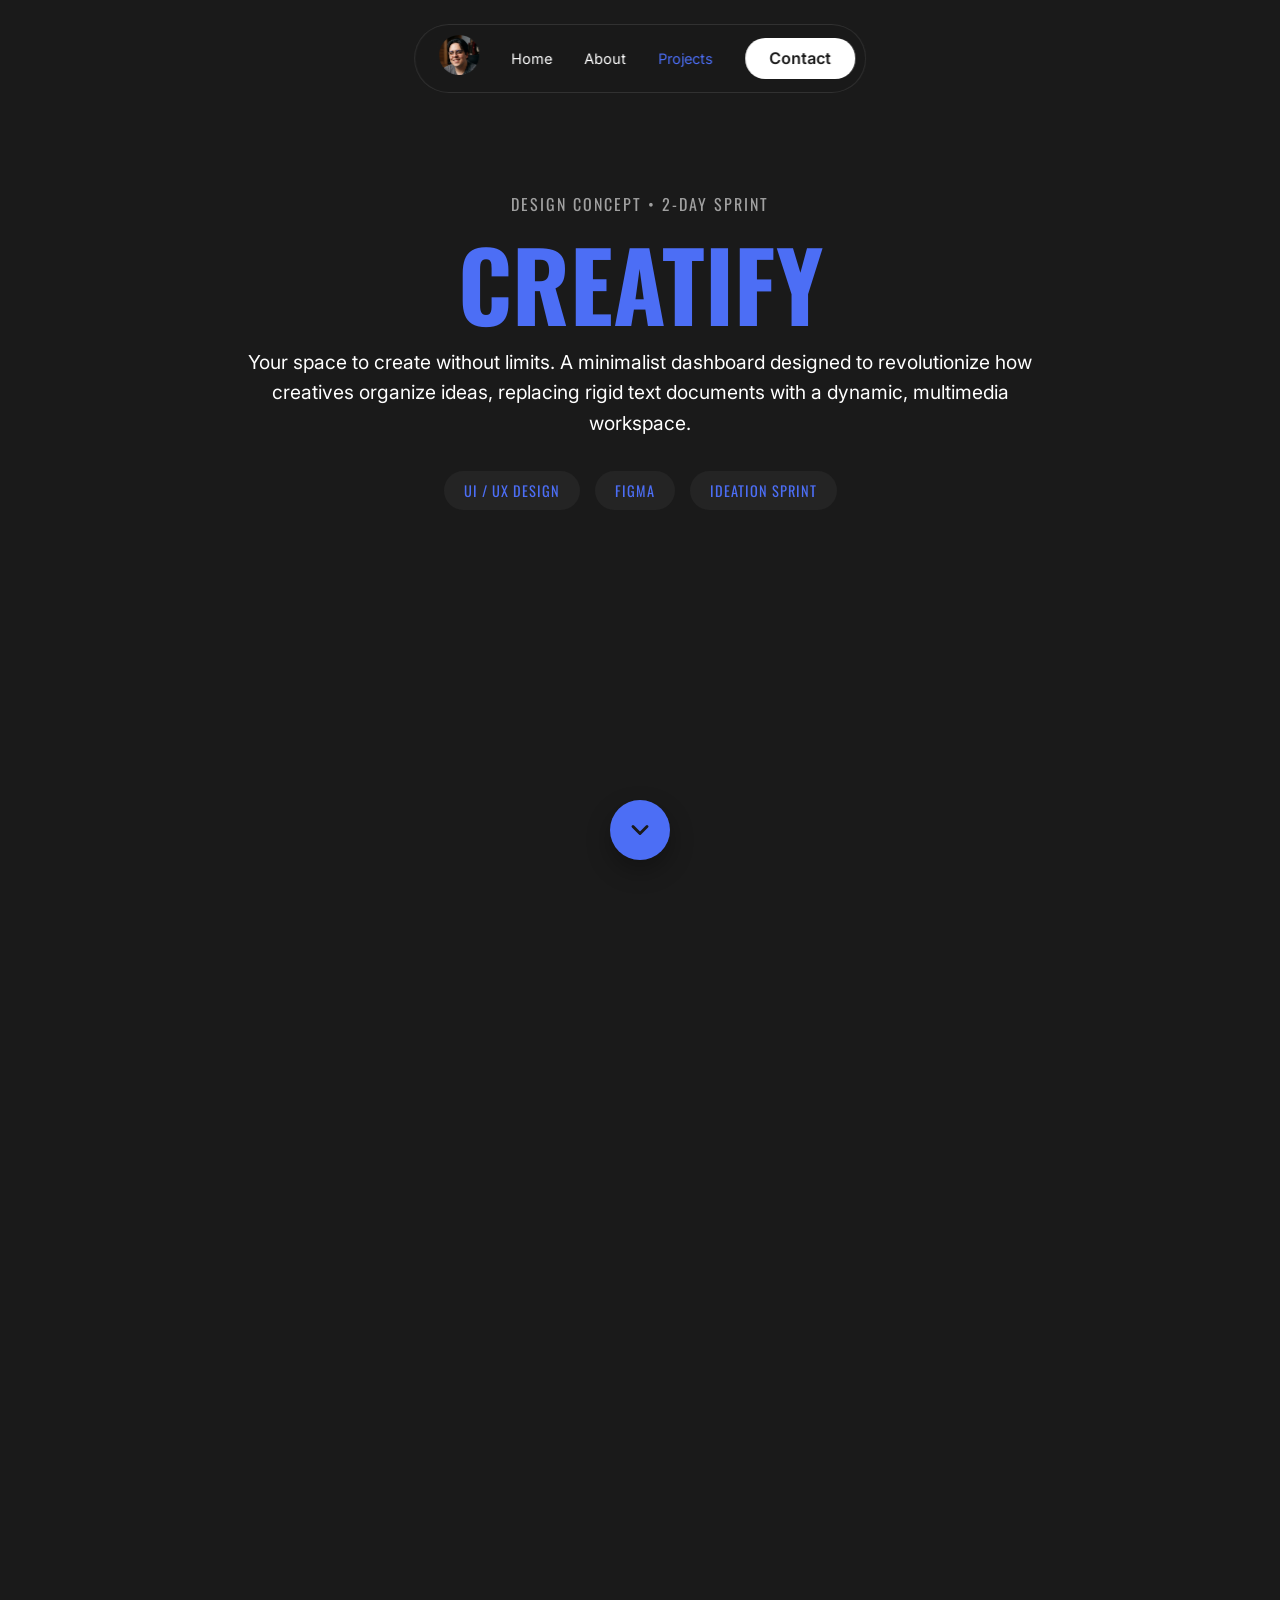
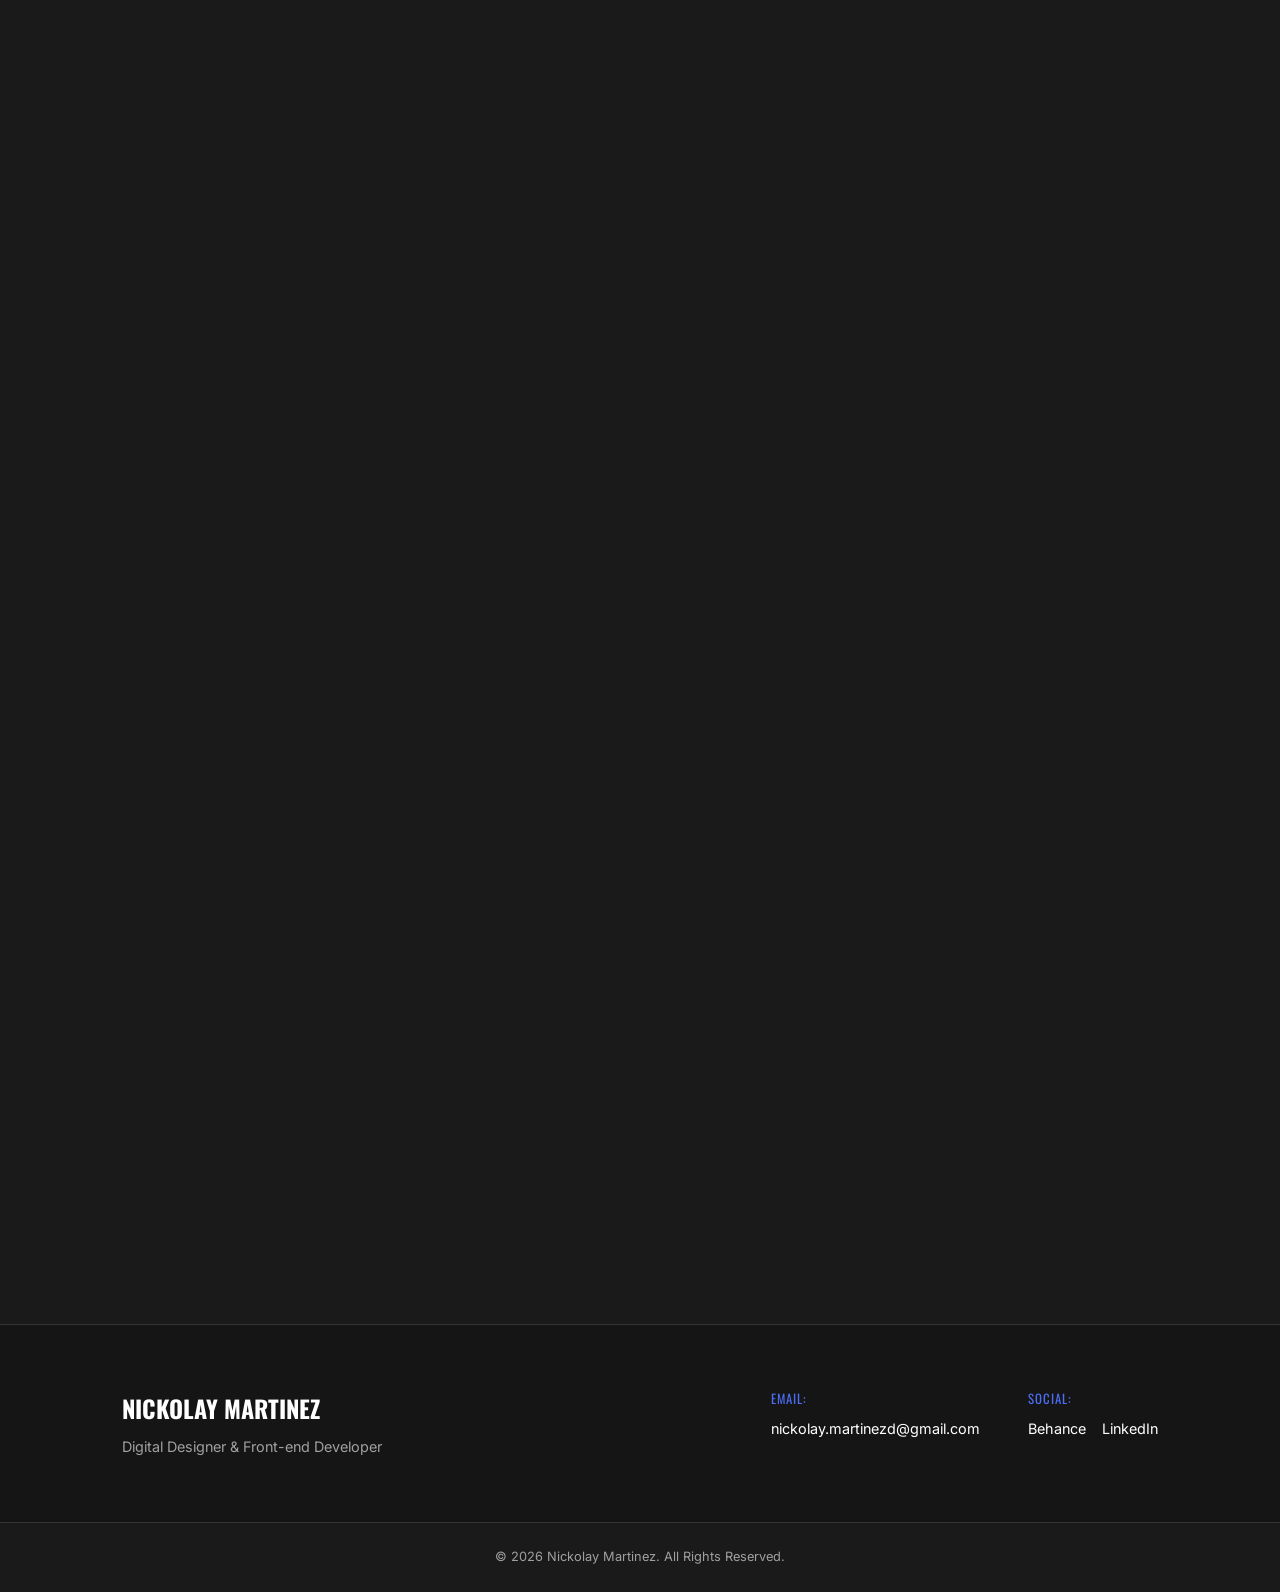
<file: DesignConcept/creatify.html>
<!DOCTYPE html>
<html lang="en">
<head>
    <meta charset="UTF-8">
    <meta name="viewport" content="width=device-width, initial-scale=1.0">
    <title>Creatify | Design Concept</title>
    <link href="https://fonts.googleapis.com/css2?family=Inter:wght@300;400;600&family=Oswald:wght@500;700&display=swap" rel="stylesheet">
    
    <link rel="stylesheet" href="../Css/style.css">
    
    <style>
        /* --- BRAND OVERRIDES --- */
        :root {
            /* Swaps out your global Teal for the Creatify Blue */
            --accent-teal: #4C6EF5; 
        }

        /* Specific tweaks for the Case Study page */
        .concept-hero {
            padding-top: 12rem;
            text-align: center;
            max-width: 900px;
            margin: 0 auto;
        }
        
        .meta-tags {
            display: flex;
            gap: 15px;
            justify-content: center;
            margin-top: 2rem;
            flex-wrap: wrap;
        }

        .meta-tag {
            background-color: var(--bg-panel);
            /* Uses the newly overridden blue */
            color: var(--accent-teal); 
            font-family: var(--font-heading);
            padding: 8px 20px;
            border-radius: 30px;
            font-size: 0.9rem;
            letter-spacing: 1px;
            text-transform: uppercase;
        }

        /* Responsive Figma Embed Container */
        .figma-container {
            position: relative;
            width: 100%;
            height: 800px;
            border-radius: 20px;
            overflow: hidden;
            border: 1px solid var(--border-color);
            /* Gives the shadow a very subtle blue tint to match the brand */
            box-shadow: 0 20px 40px rgba(76, 110, 245, 0.15); 
            background-color: var(--bg-panel);
        }

        .figma-container iframe {
            position: absolute;
            top: 0;
            left: 0;
            width: 100%;
            height: 100%;
            border: none;
        }

        /* --- UI Feature Showcase Styles --- */
        .ui-showcase-block {
            display: grid;
            grid-template-columns: 1fr 1fr;
            gap: 4rem;
            align-items: center;
            margin-top: 6rem;
        }
        
        /* Reverses the order for the middle row */
        .ui-showcase-block.reverse {
            direction: rtl; 
        }
        .ui-showcase-block.reverse > * {
            direction: ltr; /* Keeps text reading left-to-right inside the reversed container */
        }

        .ui-mockup-placeholder img {
            width: 100%;
            border-radius: 20px;
            box-shadow: 0 20px 40px rgba(0,0,0,0.3);
            border: 1px solid var(--border-color);
        }

        /* Mobile Stacking */
        @media (max-width: 992px) {
            .ui-showcase-block {
                grid-template-columns: 1fr;
                gap: 3rem;
                margin-top: 4rem;
            }
            .ui-showcase-block.reverse {
                direction: ltr; /* Turns off reverse on mobile so text always comes first */
            }
        }

        @media (max-width: 768px) {
            .figma-container {
                height: 500px;
            }
        }
    </style>
</head>
<body>

    <nav class="navbar">
        <div class="nav-brand">
            <a href="../index.html"><img src="../Img/profile-small.png" alt="Nickolay Profile" class="nav-profile-pic"></a>
        </div>
        <ul class="nav-links">
            <li><a href="../index.html#home">Home</a></li>
            <li><a href="../about.html">About</a></li>
            <li><a href="../projects.html" style="color: var(--accent-teal);">Projects</a></li>
        </ul>
        <a href="../index.html#contact" class="btn-primary nav-contact">Contact</a>
    </nav>

    <header class="section-padding concept-hero">
        <span style="color: var(--text-muted); font-family: var(--font-heading); letter-spacing: 2px; text-transform: uppercase;">Design Concept • 2-Day Sprint</span>
        <h1 class="highlight" style="font-size: clamp(3.5rem, 8vw, 6rem); line-height: 1; margin: 1rem 0;">CREATIFY</h1>
        <p style="font-size: 1.2rem; color: var(--text-light);">Your space to create without limits. A minimalist dashboard designed to revolutionize how creatives organize ideas, replacing rigid text documents with a dynamic, multimedia workspace.</p>
        
        <div class="meta-tags">
            <span class="meta-tag">UI / UX Design</span>
            <span class="meta-tag">Figma</span>
            <span class="meta-tag">Ideation Sprint</span>
        </div>
    </header>

    <section style="background-color: var(--bg-darker); width: 100%;">
        <div class="section-padding grid-2-col">
            <div class="overview-text">
                <h2 style="font-size: 2.5rem; margin-bottom: 1.5rem; color: var(--accent-teal);">The Challenge</h2>
                <p style="font-size: 1.05rem; margin-bottom: 1.5rem;">
                    Most creatives—copywriters, advertisers, and designers—are forced to draft their concepts in standard word processors. Because these interfaces are flat and built for formal documents, they offer zero inspiration and make it incredibly difficult to organize multimedia references by client or project.
                </p>
                <p style="font-size: 1.05rem;">
                    <strong>The Goal:</strong> Design a "Dashboard" platform in a 2-day sprint that allows users to easily organize their ideas, backed by a clean, minimalist UI and disruptive, non-linear navigation.
                </p>
            </div>

            <div class="objectives-list" style="background-color: var(--bg-panel); padding: 3rem; border-radius: 20px; border-left: 4px solid var(--accent-teal);">
                <h3 style="font-family: var(--font-heading); font-size: 1.5rem; margin-bottom: 1.5rem; letter-spacing: 1px;">KEY FEATURES</h3>
                <ul style="list-style: none; padding: 0;">
                    <li style="margin-bottom: 1rem; position: relative; padding-left: 25px;">
                        <span style="position: absolute; left: 0; color: var(--accent-teal);">✦</span>
                        <strong>Multimedia Integration:</strong> Seamlessly mix text, images, and visual references in the same environment.
                    </li>
                    <li style="margin-bottom: 1rem; position: relative; padding-left: 25px;">
                        <span style="position: absolute; left: 0; color: var(--accent-teal);">✦</span>
                        <strong>Smart Organization:</strong> A robust tagging system and intuitive sidebar to sort files by client and project instantly.
                    </li>
                    <li style="margin-bottom: 1rem; position: relative; padding-left: 25px;">
                        <span style="position: absolute; left: 0; color: var(--accent-teal);">✦</span>
                        <strong>Collaboration Tools:</strong> Online cooperation, change tracking, and an integrated AI widget to assist ideation.
                    </li>
                </ul>
            </div>
        </div>
    </section>

<section class="section-padding">
        <div style="text-align: center; margin-bottom: 2rem;">
            <h2 style="font-size: 2.5rem; margin-bottom: 1rem;">Core Features</h2>
            <p style="color: var(--text-muted); max-width: 600px; margin: 0 auto; font-size: 1.1rem;">A closer look at how Creatify redefines the creative workflow.</p>
        </div>

        <div class="ui-showcase-block">
            <div class="ui-text-content">
                <h3 style="font-size: 2rem; color: var(--text-light); margin-bottom: 1rem;">
                    <span style="color: var(--accent-teal); display: block; font-size: 1rem; text-transform: uppercase; letter-spacing: 2px; font-family: var(--font-heading); margin-bottom: 0.5rem;">Workspace Management</span>
                    Smart Organization
                </h3>
                <p style="color: var(--text-muted); font-size: 1.1rem; line-height: 1.8;">
                    Ditch the endless folders. The sidebar gives you instant access to clients, recent projects, and quick previews. Everything is a click away, allowing you to spend less time digging and more time creating.
                </p>
            </div>
            <div class="ui-mockup-placeholder">
                <img src="../Img/creatify-feature1.png" alt="Creatify Dashboard UI">
            </div>
        </div>

        <div class="ui-showcase-block reverse">
            <div class="ui-text-content">
                <h3 style="font-size: 2rem; color: var(--text-light); margin-bottom: 1rem;">
                    <span style="color: var(--accent-teal); display: block; font-size: 1rem; text-transform: uppercase; letter-spacing: 2px; font-family: var(--font-heading); margin-bottom: 0.5rem;">Dynamic Canvas</span>
                    Multimedia Integration
                </h3>
                <p style="color: var(--text-muted); font-size: 1.1rem; line-height: 1.8;">
                    Write copy, drop visual references, and tag elements all in the same space. The central whiteboard breaks the limits of a traditional text document, letting ideas flow non-linearly.
                </p>
            </div>
            <div class="ui-mockup-placeholder">
                <img src="../Img/creatify-feature2.png" alt="Creatify Whiteboard UI">
            </div>
        </div>

    </section>

    <section class="section-padding" style="text-align: center;">
        <h2 style="font-size: 2.5rem; margin-bottom: 1rem;">Interactive Prototype</h2>
        <p style="margin-bottom: 3rem; color: var(--text-muted);">Explore the high-fidelity UI below. Feel free to click around and test the navigation flows.</p>
        
        <div class="figma-container">
            <iframe style="border: 1px solid rgba(0, 0, 0, 0.1);" src="https://embed.figma.com/proto/clvAySDMHnzUmXFbd3eb79/Creatify---Nickolay-Martinez?node-id=116-4472&p=f&viewport=1150%2C396%2C0.16&scaling=contain&content-scaling=fixed&starting-point-node-id=155%3A4391&page-id=1%3A2&embed-host=share" allowfullscreen></iframe>
        </div>
    </section>

    <footer class="site-footer">
        <div class="footer-content section-padding" style="padding-top: 4rem; padding-bottom: 4rem;">
            <div class="footer-brand">
                <h3>NICKOLAY MARTINEZ</h3>
                <p>Digital Designer & Front-end Developer</p>
            </div>
            
            <div class="footer-contact">
                <div class="footer-col">
                    <span>Email:</span>
                    <a href="mailto:nickolay.martinezd@gmail.com">nickolay.martinezd@gmail.com</a>
                </div>
                <div class="footer-col">
                    <span>Social:</span>
                    <div class="footer-socials">
                        <a href="https://www.behance.net/nickolamartine1">Behance</a>
                        <a href="https://www.linkedin.com/in/nickolay-martinez-657822303/?locale=en">LinkedIn</a>
                    </div>
                </div>
            </div>
        </div>
        
        <div class="footer-bottom">
            <p>&copy; 2026 Nickolay Martinez. All Rights Reserved.</p>
        </div>
    </footer>

    <div id="smartScrollWrapper" class="smart-scroll-wrapper" data-target=".figma-container">
        <button id="smartScrollBtn" class="smart-scroll-btn" aria-label="Scroll page">
            <svg class="scroll-arrow" viewBox="0 0 24 24" fill="none" stroke="currentColor" stroke-width="2.5" stroke-linecap="round" stroke-linejoin="round">
                <polyline points="6 9 12 15 18 9"></polyline>
            </svg>
        </button>
    </div>

    <script src="../Js/script.js"></script>
</body>
</html>
</file>
<file: Css/style.css>
/* --- Variables & Reset --- */
:root {
    --bg-dark: #1a1a1a;
    --bg-darker: #151515;
    --bg-panel: #242424;
    --text-light: #ffffff;
    --text-muted: #a0a0a0;
    --accent-teal: #1abc9c;
    --border-color: #333333;
    
    --font-heading: 'Oswald', sans-serif;
    --font-body: 'Inter', sans-serif;
}

html {
    scroll-behavior: smooth;
}

* { margin: 0; padding: 0; box-sizing: border-box; }

body {
    background-color: var(--bg-dark);
    color: var(--text-light);
    font-family: var(--font-body);
    line-height: 1.6;
    overflow-x: hidden;
}

h1, h2, h3, .subtitle, .accordion {
    font-family: var(--font-heading);
    text-transform: uppercase;
}

a { text-decoration: none; color: inherit; }
a:hover { color: var(--accent-teal); transition: color 0.3s ease; }
li { list-style: none; }

.hi-button{text-decoration: none; color: inherit; 
    position: absolute;
    bottom: -20px;
    left: -30px;
    background-color: var(--accent-teal);
    color: var(--bg-dark);
    width: 80px;
    height: 80px;
    border-radius: 50%;
    display: flex;
    align-items: center;
    justify-content: center;
    font-size: 1.2rem;
    font-weight: bold;
    
}
.hi-button:hover { 
    color: white; 
    transition: color 0.3s ease;
    transform: scale(1.2);
 
}

.name {
    color: var(--accent-teal);
    font-family: var(--font-heading);
    font-weight: bold;
    font-size: 2rem;
}

.highlight {
    color: var(--accent-teal);
    font-family: var(--font-heading);
    font-weight: bold;
    font-size: 5.3rem;
    
}

/* Global max-width to center content and control section spacing */
.section-padding { 
    padding: 15rem 2rem; /* CHANGED: Massive spacing between sections */
    max-width: 1100px;
    margin: 0 auto;
}

/* NEW: Section Animation States */
.section-hidden {
    opacity: 0;
    transform: translateY(60px); /* Pushes it down slightly while hidden */
    transition: opacity 0.8s cubic-bezier(0.25, 1, 0.5, 1), transform 0.8s cubic-bezier(0.25, 1, 0.5, 1);
}

.section-visible {
    opacity: 1;
    transform: translateY(0); /* Snaps it to its normal position */
}


/* --- Buttons --- */
.btn-primary {
    background-color: var(--text-light);
    color: var(--bg-dark);
    padding: 8px 24px;
    border-radius: 20px;
    font-weight: 600;
}

.btn-outline {
    border: 1px solid var(--accent-teal);
    color: var(--accent-teal);
    padding: 10px 24px;
    border-radius: 20px;
    display: inline-block;
    background: transparent;
    cursor: pointer;
    transition: 0.3s;
}
.btn-outline:hover {
    background: var(--accent-teal);
    color: var(--bg-dark);
}

/* --- Navigation --- */
.navbar {
    display: flex;
    justify-content: center;
    align-items: center;
    padding: 0.6rem 0.6rem 0.6rem 1.5rem; 
    gap: 2rem;
    
    position: fixed;
    top: 1.5rem;
    left: 50%;
    transform: translateX(-50%);
    z-index: 1000;
    
    background-color: rgba(26, 26, 26, 0.85);
    backdrop-filter: blur(12px);
    -webkit-backdrop-filter: blur(12px);
    border: 1px solid rgba(255, 255, 255, 0.1);
    border-radius: 50px;
    
    width: max-content;
    max-width: 95%; 
}

.nav-profile-pic {
    width: 40px;
    height: 40px;
    border-radius: 50%;
    object-fit: cover;
}

.nav-links {
    display: flex;
    gap: 2rem;
    background: transparent;
    padding: 0;
}

.nav-links a { 
    font-size: 0.9rem; 
    font-weight: 400; 
    transition: color 0.3s ease;
}

.nav-links a:hover {
    color: var(--accent-teal);
}

/* --- Hero Section --- */
@keyframes slideInLeft {
    0% { opacity: 0; transform: translateX(-150px); }
    100% { opacity: 1; transform: translateX(0); }
}

@keyframes slideInRight {
    0% { opacity: 0; transform: translateX(150px); }
    100% { opacity: 1; transform: translateX(0); }
}

@keyframes fadeInUp {
    0% { opacity: 0; transform: translateY(30px); }
    100% { opacity: 1; transform: translateY(0); }
}

.hero {
    display: flex;
    flex-direction: column; 
    align-items: center;
    justify-content: center;
    padding: 12rem 2rem 10rem;
    min-height: 100vh;
    max-width: 1200px;
    margin: 0 auto;    
}

.hero h1 { 
    font-family: 'Oswald', sans-serif !important; 
    font-weight: 700; 
    font-size: clamp(4.5rem, 10vw, 10rem); 
    line-height: 1; 
    letter-spacing: -2px;
    margin: 0; 
    text-transform: uppercase;
}

/* --- Left Side: TOP LEFT --- */
.hero-left { 
    width: 100%;
    display: flex;
    justify-content: center;
    margin-bottom: 2rem; 
    z-index: 2; 
}
.text-wrapper-left {
    display: flex;
    flex-direction: column;
    align-items: flex-start;
    margin-right: clamp(100px, 20vw, 350px); 
    opacity: 0; 
    animation: slideInLeft 1s cubic-bezier(0.25, 1, 0.5, 1) forwards;
}
.subtitle { 
    display: block; 
    font-family: 'Oswald', sans-serif;
    font-weight: 500;
    font-size: 0.9rem; 
    margin: 0 0 5px 6px; 
    letter-spacing: 1px;
}

/* --- Center Image --- */
.hero-center {
    position: relative;
    z-index: 1; 
    width: 320px; 
    flex-shrink: 0; 
    opacity: 0;
    animation: fadeInUp 1s cubic-bezier(0.25, 1, 0.5, 1) forwards;
    animation-delay: 0.3s; 
}
.hero-image-container { 
    position: relative; 
    width: 100%; 
}
.hero-img { 
    width: 100%; 
    aspect-ratio: 1 / 1.2; 
    border-radius: 30px; 
    object-fit: cover; 
}
.hi-badge {
    position: absolute;
    bottom: -20px;
    left: -30px;
    background-color: var(--accent-teal);
    color: var(--bg-dark);
    width: 80px;
    height: 80px;
    border-radius: 50%;
    display: flex;
    align-items: center;
    justify-content: center;
    font-size: 1.2rem;
    font-weight: bold;
}

/* --- Right Side: BOTTOM RIGHT --- */
.hero-right { 
    width: 100%;
    display: flex;
    justify-content: center;
    margin-top: 2rem; 
    z-index: 2; 
}
.text-wrapper-right {
    display: flex;
    flex-direction: column;
    align-items: flex-end; 
    margin-left: clamp(100px, 20vw, 350px); 
    opacity: 0; 
    animation: slideInRight 1s cubic-bezier(0.25, 1, 0.5, 1) forwards;
    animation-delay: 0.15s; 
}
.text-wrapper-right p {
    font-size: 0.85rem;
    color: var(--text-muted);
    text-align: right;
    margin-top: 10px;
    margin-bottom: 0;
    max-width: 250px;
    line-height: 1.4;
}

/* --- Layout Grids --- */
.grid-2-col {
    display: grid;
    grid-template-columns: 1fr 1fr;
    gap: 3rem; 
    align-items: start;
}

/* --- Typography & Text --- */
h2 { font-size: 3rem; margin-bottom: 1rem; }
p { color: var(--text-muted); margin-bottom: 1.5rem; }

/* --- Accordions (Services & FAQ) --- */
.accordion {
    background-color: transparent;
    color: var(--text-light);
    cursor: pointer;
    padding: 1.5rem 0;
    width: 100%;
    text-align: left;
    border: none;
    border-bottom: 1px solid var(--border-color);
    outline: none;
    font-size: 1.5rem;
    display: flex;
    justify-content: space-between;
    transition: color 0.4s ease, border-color 0.4s ease; 
}
.accordion:hover, .accordion.active { 
    color: var(--accent-teal); 
}
.accordion.active {
    border-bottom-color: transparent; 
}
.panel {
    padding: 0;
    background-color: transparent;
    max-height: 0;
    overflow: hidden;
    transition: max-height 0.3s ease-out;
}
.accordion.active + .panel {
    border-bottom: 1px solid var(--accent-teal);
}
.panel p { padding-top: 1rem; margin-bottom: 0; }
.service-list { padding-top: 1rem; padding-bottom: 1.5rem; }
.service-list li {
    color: var(--text-muted);
    padding: 8px 0;
    position: relative;
    padding-left: 20px;
}
.service-list li::before {
    content: "•";
    color: var(--accent-teal);
    position: absolute;
    left: 0;
    font-size: 1.2rem;
    line-height: 1;
}

/* --- About Section --- */
.stats-grid {
    display: grid;
    grid-template-columns: repeat(3, 1fr);
    gap: 2rem;
    margin: 2rem 0;
}
.stats-grid h3 { font-size: 2.5rem; color: var(--accent-teal); line-height: 1; }
.stats-grid p { font-size: 0.8rem; margin-top: 5px; }
.contact-info {
    display: flex;
    gap: 3rem;
    margin-bottom: 2rem;
    font-size: 0.9rem;
}

/* --- Skills Cluster --- */
.skills-cluster {
    display: flex;
    flex-wrap: wrap; /* Allows the tags to drop to the next line naturally */
    gap: 10px; /* Space between each tag */
    max-width: 90%; /* Keeps it from stretching too far horizontally */
}

.skill-tag {
    background-color: var(--bg-panel);
    color: var(--text-muted);
    font-size: 0.85rem;
    padding: 6px 14px;
    border-radius: 20px; /* Gives them the 'pill' shape */
    border: 1px solid var(--border-color);
    font-weight: 500;
    transition: all 0.3s ease;
    cursor: default; /* Tells the user it's informational, not a link */
}

/* Subtle interactive feel when the mouse passes over them */
.skill-tag:hover {
    color: var(--text-light);
    border-color: var(--accent-teal);
    transform: translateY(-2px); /* Slight lift effect */
    box-shadow: 0 4px 10px rgba(26, 188, 156, 0.1); /* Soft teal glow */
}

/* --- Projects Section --- */
.projects-header { max-width: 600px; margin-bottom: 3rem; }
.projects-grid {
    display: flex;
    flex-direction: column;
    gap: 4rem;
    margin-bottom: 3rem;
}

.project-card {
    position: relative;
    height: 450px; 
    border-radius: 20px;
    background-size: cover;
    background-position: center;
    overflow: hidden;
    display: flex;
    align-items: flex-end; 
    justify-content: center;
    padding: 1.5rem; 
    text-align: left; 
    transition: transform 0.5s ease, box-shadow 0.5s ease;
    z-index: 1;
}

.project-card.active-scroll {
    transform: scale(1.05); 
    z-index: 2; 
}

.project-card:hover {
    transform: scale(1.08);
}

.project-info-block {
    background-color: var(--bg-panel); 
    width: 100%;
    padding: 1.5rem;
    border-radius: 15px;
    box-shadow: 0 10px 30px rgba(0,0,0,0.6); 
}

.badge {
    background: var(--accent-teal);
    color: var(--bg-dark);
    padding: 4px 12px;
    border-radius: 12px;
    font-size: 0.8rem;
    font-weight: bold;
    display: inline-block;
    margin-bottom: 0.8rem;
}

.project-info-block h3 { 
    font-size: 1.8rem; 
    margin-bottom: 0.5rem; 
    line-height: 1.2;
}

.project-info-block p { 
    font-size: 0.85rem;
    color: var(--text-muted); 
    margin-bottom: 0;
    display: -webkit-box;
    -webkit-line-clamp: 2;
    -webkit-box-orient: vertical;
    overflow: hidden;
}
.center-btn { text-align: center; }

/* --- Contact Form --- */
.contact-image-container { position: relative; }
.contact-img { width: 100%; max-width: 400px; border-radius: 20px; }
.contact-badge { bottom: -20px; left: -20px; }
.form-row { display: grid; grid-template-columns: 1fr 1fr; gap: 1rem; }
.form-group { margin-bottom: 1.5rem; display: flex; flex-direction: column; }
.form-group label {
    color: var(--accent-teal);
    font-size: 0.8rem;
    margin-bottom: 5px;
}
input, select, textarea {
    background: var(--bg-panel);
    border: none;
    padding: 15px;
    border-radius: 10px;
    color: var(--text-light);
    font-family: var(--font-body);
}
input:focus, select:focus, textarea:focus { outline: 1px solid var(--accent-teal); }
.submit-btn { width: 150px; }

/* --- Direct Contact Actions --- */
.direct-contact-actions {
    display: flex;
    gap: 1.5rem;
    margin-top: 2.5rem;
    flex-wrap: wrap;
}

.direct-action-btn {
    display: flex;
    align-items: center;
    gap: 12px;
    padding: 16px 32px;
    font-size: 1rem;
    font-weight: 600;
    position: relative;
    overflow: hidden; /* Keeps the sliding tooltip contained */
}

.contact-icon {
    width: 22px;
    height: 22px;
}

/* The hidden "Copied!" message */
.copy-tooltip {
    position: absolute;
    top: -100%; /* Hidden completely above the button */
    left: 0;
    width: 100%;
    height: 100%;
    background-color: var(--accent-teal);
    color: var(--bg-dark);
    display: flex;
    align-items: center;
    justify-content: center;
    font-family: var(--font-heading);
    letter-spacing: 1px;
    text-transform: uppercase;
    transition: top 0.4s cubic-bezier(0.175, 0.885, 0.32, 1.275); /* Nice bouncy slide */
}

/* When the JS adds the .copied class, slide the tooltip down */
.direct-action-btn.copied .copy-tooltip {
    top: 0;
}

/* --- Custom Hover State for Contact Buttons --- */
.direct-contact-actions .direct-action-btn {
    /* Ensures the scale animation is smooth */
    transition: all 0.3s cubic-bezier(0.175, 0.885, 0.32, 1.275); 
}

.direct-contact-actions .direct-action-btn:hover {
    background-color: var(--accent-teal);
    color: var(--text-light); /* Changes text and SVG icons to white */
    transform: scale(1.08); /* Scales the button up by 8% */
    border-color: var(--accent-teal);
}

/* --- Footer Section --- */
.site-footer {
    background-color: var(--bg-darker);
    border-top: 1px solid var(--border-color);
    margin-top: 5rem;
}
.footer-content {
    padding-top: 4rem; 
    padding-bottom: 4rem;
    display: flex;
    justify-content: space-between;
    align-items: flex-start;
    flex-wrap: wrap;
    gap: 3rem;
}
.footer-brand h3 { font-size: 1.5rem; color: var(--text-light); margin-bottom: 0.5rem; }
.footer-brand p { font-size: 0.9rem; color: var(--text-muted); margin-bottom: 0; }
.footer-contact { display: flex; gap: 3rem; flex-wrap: wrap; }
.footer-col { display: flex; flex-direction: column; }
.footer-col span {
    font-family: var(--font-heading);
    color: var(--accent-teal);
    font-size: 0.8rem;
    text-transform: uppercase;
    margin-bottom: 0.5rem;
    letter-spacing: 1px;
}
.footer-col a { color: var(--text-light); font-size: 0.9rem; transition: color 0.3s ease; margin-bottom: 0.3rem; }
.footer-col a:hover { color: var(--accent-teal); }
.footer-socials { display: flex; gap: 1rem; }
.footer-bottom { text-align: center; padding: 1.5rem 2rem; border-top: 1px solid var(--border-color); background-color: var(--bg-dark); }
.footer-bottom p { margin: 0; font-size: 0.8rem; color: var(--text-muted); }

/* =========================================
   Smart Scroll Button
   ========================================= */

/* The Wrapper handles the horizontal sliding */
.smart-scroll-wrapper {
    position: fixed;
    bottom: 40px;
    left: 50%;
    transform: translateX(-50%);
    z-index: 9999;
    transition: all 0.7s cubic-bezier(0.68, -0.55, 0.265, 1.55); /* Gives it a slight spring effect */
}

/* State 2: Moved to the right */
.smart-scroll-wrapper.scrolled-past {
    left: 100%;
    transform: translateX(-100px); /* Stops 100px from the right edge */
}

/* The Button handles size, color, and interactions */
.smart-scroll-btn {
    width: 60px;
    height: 60px;
    border-radius: 50%;
    /* Uses 6402 theme if available, otherwise global accent */
    background-color: var(--6402-green, var(--accent-teal)); 
    color: var(--6402-eggshell, var(--bg-dark));
    border: none;
    cursor: pointer;
    display: flex;
    align-items: center;
    justify-content: center;
    box-shadow: 0 10px 25px rgba(0, 0, 0, 0.3);
    transition: background-color 0.4s ease, border 0.4s ease;
}

/* Optional: Darkens the button when it moves to the side */
.smart-scroll-wrapper.scrolled-past .smart-scroll-btn {
    background-color: var(--bg-panel);
    color: var(--text-light);
    border: 1px solid var(--border-color);
}

/* The SVG handles the rotation */
.smart-scroll-btn svg {
    width: 28px;
    height: 28px;
    transition: transform 0.6s cubic-bezier(0.68, -0.55, 0.265, 1.55);
}

.smart-scroll-wrapper.scrolled-past svg {
    transform: rotate(180deg);
}

/* Hover effect */
.smart-scroll-btn:hover {
    background-color: var(--6402-light-green, var(--text-light));
    color: var(--bg-dark);
}

/* --- Bounce Animation Logic --- */
@keyframes bounceUpDown {
    0%, 100% { transform: translateY(0); }
    50% { transform: translateY(-15px); }
}

/* Only bounce when it has NOT scrolled past */
.smart-scroll-wrapper:not(.scrolled-past) .smart-scroll-btn {
    animation: bounceUpDown 2s infinite ease-in-out;
}

/* =========================================
   Responsive Breakpoints 
   ========================================= */

@media (max-width: 992px) {
    .hero h1 { font-size: 5rem; }
    .grid-2-col { grid-template-columns: 1fr; gap: 2rem; }
}

@media (max-width: 768px) {
    
    .navbar { 
        flex-wrap: nowrap; /* Forces everything onto a single line */
        justify-content: space-between; 
        top: 0; 
        width: 100%;
        max-width: 100%;
        border-radius: 0; 
        border: none;
        border-bottom: 1px solid rgba(255, 255, 255, 0.1);
        padding: 0.8rem 1rem; /* Slightly tighter padding */
        gap: 0.5rem; /* Overrides the large 2rem desktop gap */
    }
    
    .nav-links { 
        order: unset; /* Stops it from being pushed to the bottom */
        width: auto;  /* Stops it from taking up the full width */
        margin-top: 0; 
        gap: 1rem; /* Tighter gap between the text links */
    }
    
    .nav-links a { 
        font-size: 1rem; 
    }
    
    .nav-contact {
        padding: 6px 16px;
        font-size: 0.85rem;
    }
    
    .hero { padding-top: 10rem; padding-bottom: 5rem; min-height: auto; }
    
    .hero-left { margin-bottom: 2rem; }
    .text-wrapper-left { margin-right: 0; align-items: center; text-align: center; }
    .subtitle { margin-left: 0; } 
    
    .hero-center { width: 100%; max-width: 300px; }
    
    .hero-right { margin-top: 2rem; }
    .text-wrapper-right { margin-left: 0; align-items: center; text-align: center; }
    .text-wrapper-right p { text-align: center; margin-top: 15px; }
    
    .hi-badge { width: 60px; height: 60px; font-size: 1.2rem; left: -10px; }
    
    .stats-grid { grid-template-columns: 1fr; gap: 1rem; }
    .contact-info { flex-direction: column; gap: 1rem; }
    
    .project-card { height: 350px; }
    .project-card h3 { font-size: 1.8rem; }
    .project-card p { font-size: 0.9rem; }
    
    .form-row { grid-template-columns: 1fr; }

    .direct-contact-actions {
        flex-direction: column;
        width: 100%;
    }
    .direct-action-btn {
        width: 100%;
        justify-content: center;
    }
    
    .footer-content { flex-direction: column; gap: 2rem; }
    .footer-contact { flex-direction: column; gap: 1.5rem; }
    
    /* Slightly less extreme padding on mobile */
    .section-padding { padding: 8rem 2rem; }

    /* Project back to top button */
    .smart-scroll-wrapper { bottom: 20px; }
    .smart-scroll-wrapper.scrolled-past {
        transform: translateX(-70px); /* Tighter margin on mobile */
    }
    .smart-scroll-btn { width: 50px; height: 50px; }
    .smart-scroll-btn svg { width: 24px; height: 24px; }
    
}

@media (max-width: 368px){
    .hero h1 {font-size: 4rem;}
    .section-padding h2 {font-size: 3rem;}

    .name {line-height: 3rem;}
    
    .highlight {font-size: 6rem;}

    .nav-links { 
        order: unset; /* Stops it from being pushed to the bottom */
        width: auto;  /* Stops it from taking up the full width */
        margin-top: 0; 
        gap: 1rem; /* Tighter gap between the text links */
    }
}
</file>
